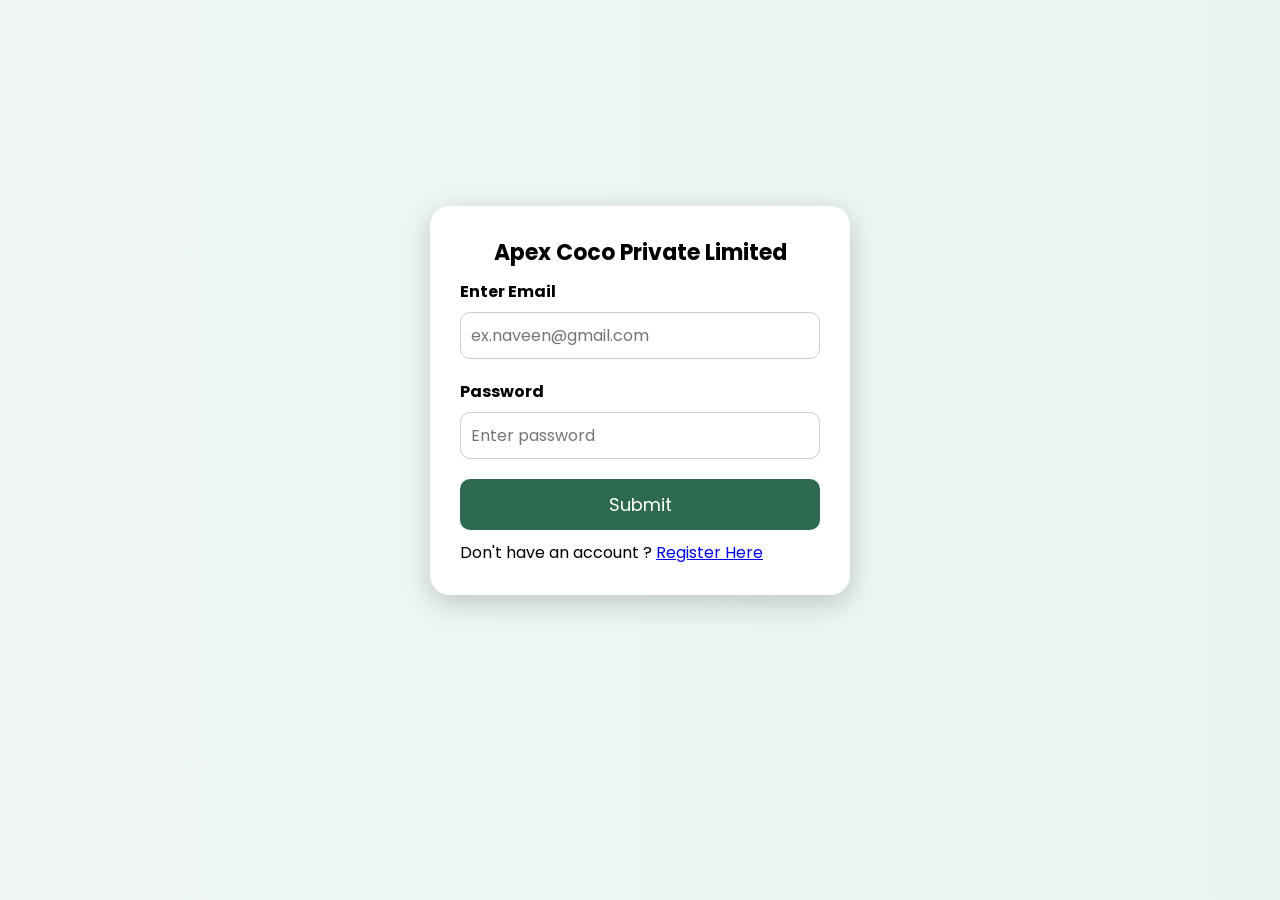
<file: index.html>
<!DOCTYPE html>
<html lang="en">
<head>
    <meta charset="UTF-8">
    <meta name="viewport" content="width=device-width, initial-scale=1.0">
    <title>Document</title>
    <link rel="preconnect" href="https://fonts.googleapis.com">
<link href="https://fonts.googleapis.com/css2?family=Poppins:wght@300;400;500;600;700&display=swap" rel="stylesheet">

    <link rel="stylesheet" href="style.css">
</head>
<body>



    

    <section class="login-page">

    <div class="login-container">
        <h1>Apex Coco Private Limited</h1>

        <form action="" onsubmit="loginUser(event)">

            <div class="form-control">
                <label for="">Enter Email</label>
                <input type="email" id="email" placeholder="ex.naveen@gmail.com">
            </div>


            
            <div class="form-control">
                <label for="">Password</label>
                <input type="password" id="password" placeholder="Enter password">
            </div>

            <button type="submit">Submit</button>

             <div class="register-link">
        <p>
            Don't have an account ?
            <a href="register.html">Register Here</a>
        </p>
    </div>

        </form>
    </div>

    </section>

    <script>

           let loginUser = (e)=>{

            e.preventDefault()

            let email = document.getElementById("email").value
            let password = document.getElementById("password").value

            let userData = JSON.parse(localStorage.getItem("user"))

            if(userData == null){
                alert("No account found")
                return
            }


        let user = userData.find((item) =>

        item.emailid == email &&
        item.pass == password

    )

    if (user) {

        localStorage.setItem(
            "employeeName",
            user.name
        )

        alert("Login Success")

        window.location.href =
            "dashboard.html"

    } else {

        alert("Invalid Email or Password")
    }


        }

       
    </script>
    
</body>
</html>
</file>
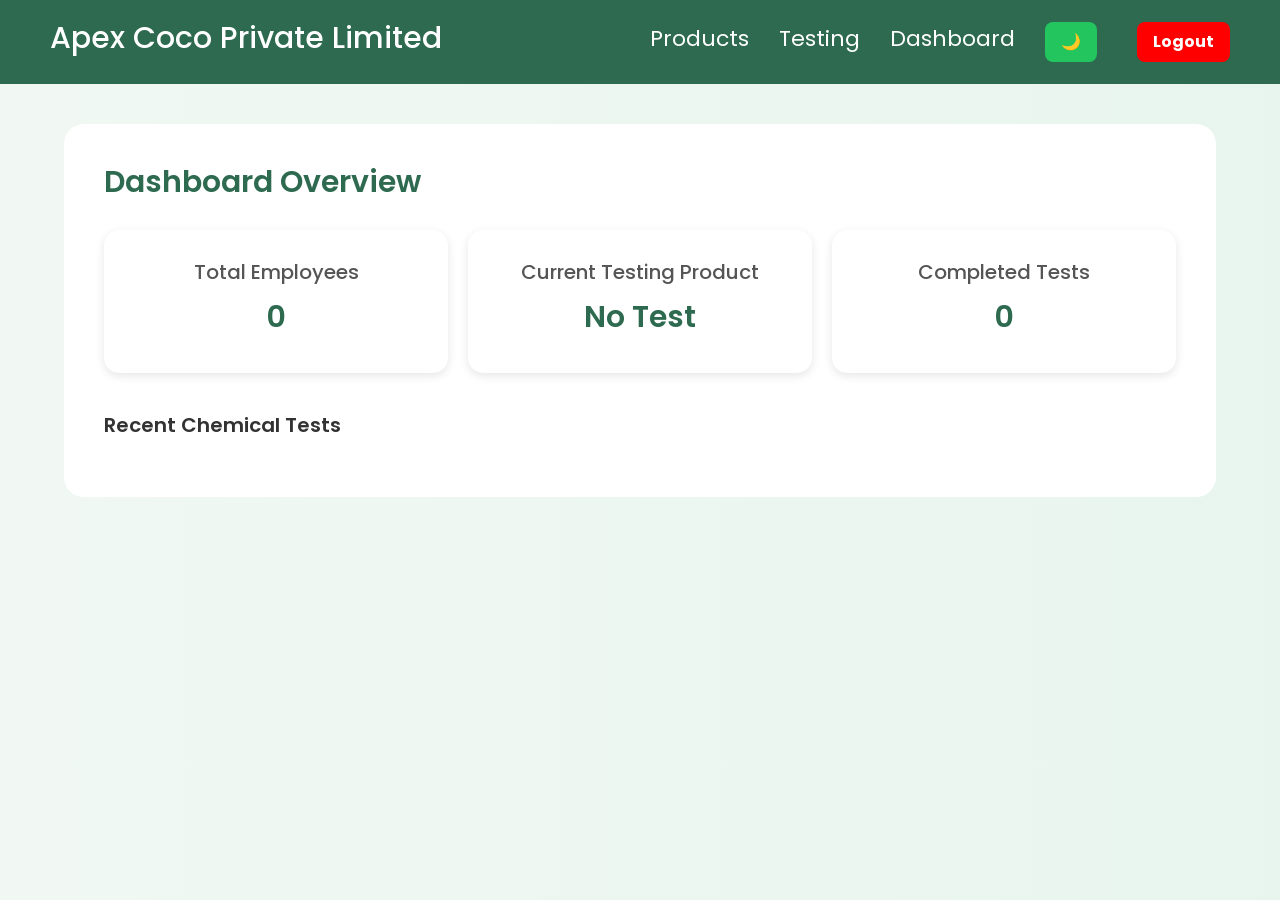
<file: dashboard.html>
<!DOCTYPE html>
<html lang="en">
<head>
    <meta charset="UTF-8">
    <meta name="viewport" content="width=device-width, initial-scale=1.0">
    <link rel="stylesheet" href="style.css">
    <link rel="preconnect" href="https://fonts.googleapis.com">
<link href="https://fonts.googleapis.com/css2?family=Poppins:wght@300;400;500;600;700&display=swap" rel="stylesheet">
<link href="https://cdn.jsdelivr.net/npm/bootstrap@5.3.3/dist/css/bootstrap.min.css" rel="stylesheet">
    <title>Document</title>
</head>
<body>

    <header>
        <h1>Apex Coco Private Limited</h1>

        <nav>
    
            <a href="./products.html">Products</a>
            <a href="./testing.html">Testing</a>
            <a href="./dashboard.html">Dashboard</a>
            <button onclick="toggleTheme()" class="theme-btn" id="themeBtn"> 🌙  </button>
            
             <button onclick="logout()" class="logout-btn">  Logout </button>
            
            
        </nav>
    </header>


    <section class="dashboard">

        <h2 class="dashboard-title">
            Dashboard Overview
        </h2>

        <div class="dashboard-boxes">

            <div class="box">
                <h3>Total Employees</h3>
                <h1 id="employeeCount">0</h1>
            </div>

            <div class="box">
                <h3>Current Testing Product</h3>
                <h1 id="currentProduct">0</h1>
            </div>

            <div class="box">
                <h3>Completed Tests</h3>
                <h1 id="testCount">0</h1>
            </div>

        </div>



        <div class="recent-tests">

            <h2>Recent Chemical Tests</h2>
             <div id="testCards" class="test-cards"></div>

        </div>

    </section>


    <script>

         let users = JSON.parse(localStorage.getItem("user")) || []

        document.getElementById("employeeCount").innerHTML = users.length

        let testData =JSON.parse(localStorage.getItem("testData")) || []


        document.getElementById("testCount").innerHTML =testData.length
 

        if(testData.length > 0){

            let lastTest =testData[testData.length - 1]

            document.getElementById("currentProduct").innerHTML = lastTest.juice

        }else{

            document.getElementById("currentProduct").innerHTML ="No Test"

        }

        let testCards = document.getElementById("testCards")

        let cards = ""

        testData.forEach((item) => {

            cards += `

            <div class="test-card">

                <h3>${item.juice}</h3>

                <p><strong>pH :</strong> ${item.ph}</p>

                <p><strong>Brix :</strong> ${item.brix}</p>

                <p><strong>Acid :</strong> ${item.acid}</p>

                <p>
                    <strong>Status :</strong> 
                    <span class="${item.status == "Pass" ? "pass" : "fail"}">
                        ${item.status}
                    </span>
                </p>

                <p><strong>Employee :</strong> ${item.employee}</p>

            </div>

            `
        })

        testCards.innerHTML = cards



        

       
           let logout = ()=>{

    alert("Logout Successful")

    window.location.href = "index.html"

}

   let toggleTheme = ()=>{

        document.body.classList.toggle("dark-mode")
        let btn = document.getElementById("themeBtn")
        if(document.body.classList.contains("dark-mode")){
            btn.innerHTML = "☀️"
        }else{
            btn.innerHTML = "🌙 "
        }

    }



    </script>


   


    
</body>
</html>
</file>
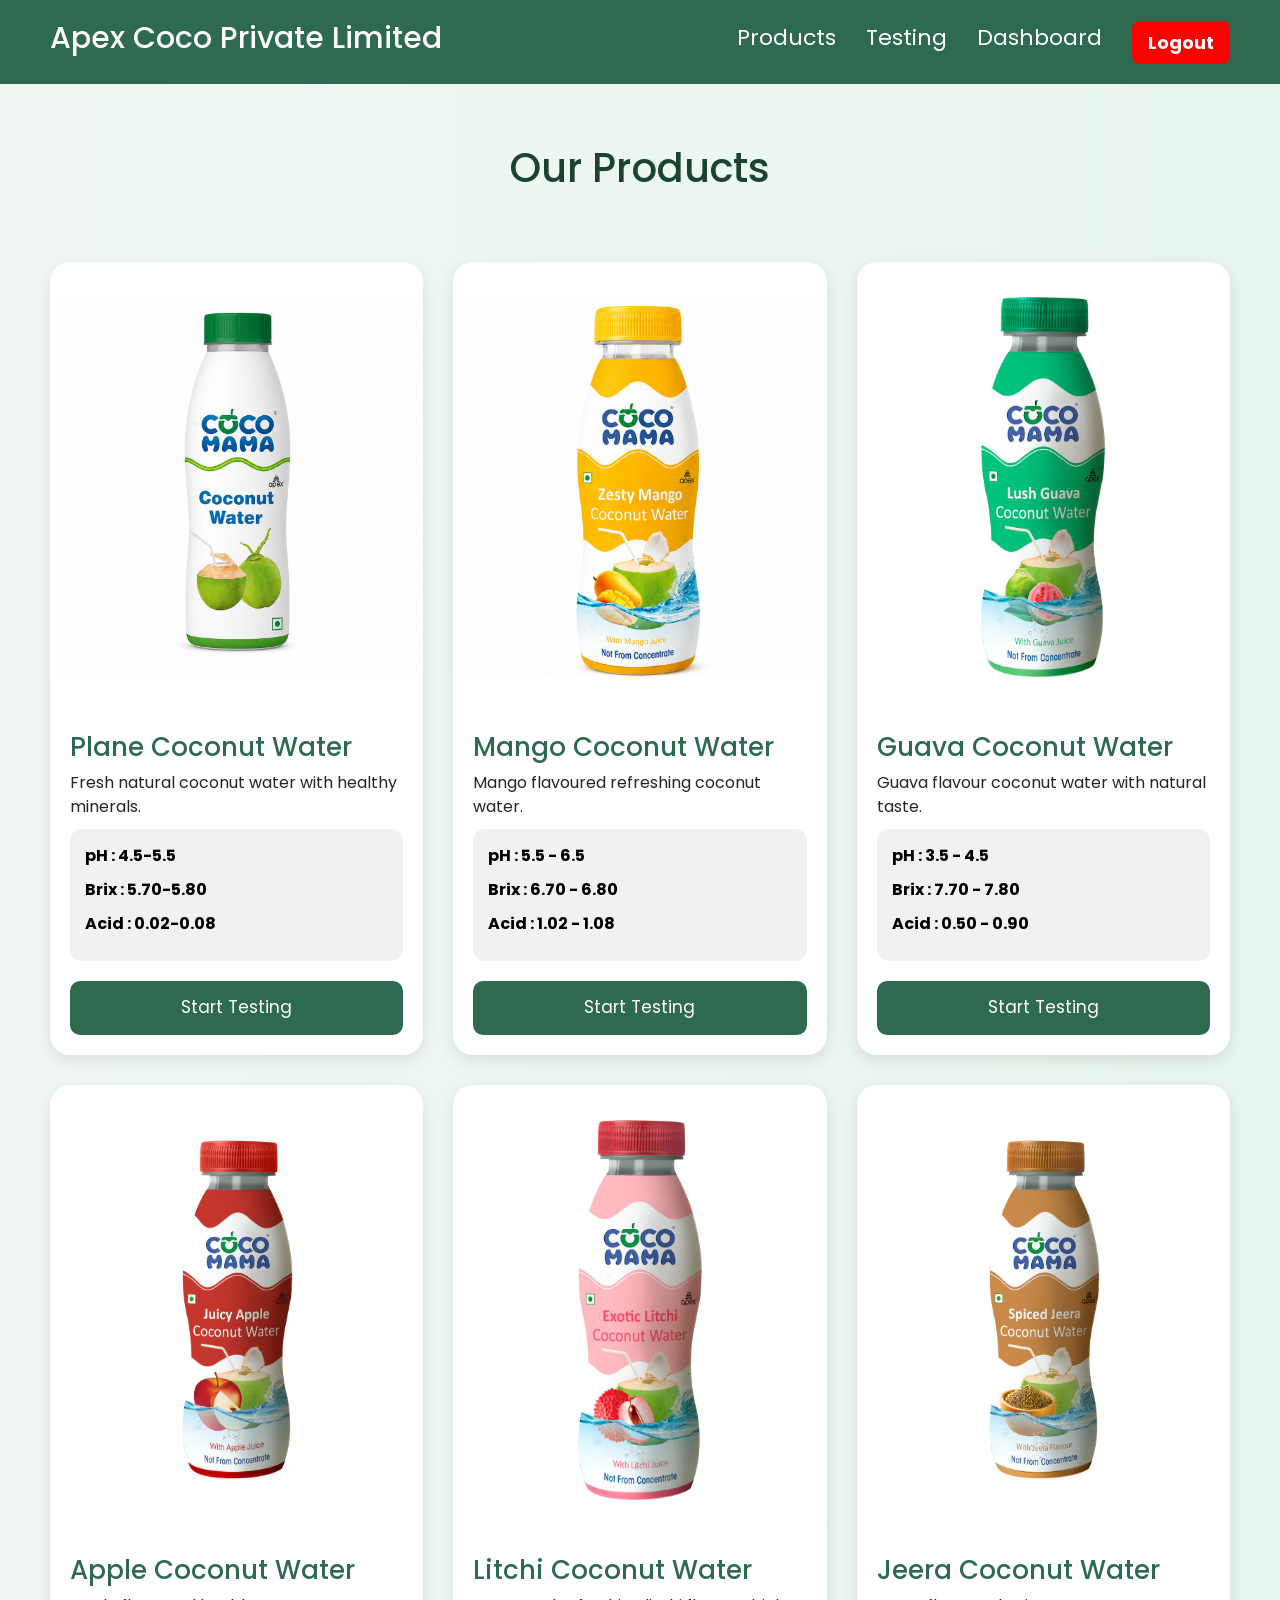
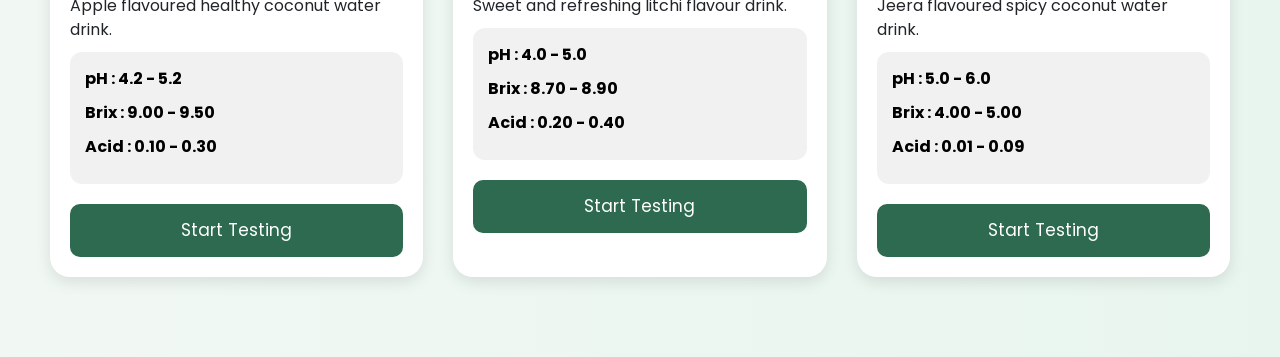
<file: products.html>
<!DOCTYPE html>
<html lang="en">
<head>
    <meta charset="UTF-8">
    <meta name="viewport" content="width=device-width, initial-scale=1.0">
    <title>Apex coco private limited</title>
    <link rel="preconnect" href="https://fonts.googleapis.com">
<link href="https://fonts.googleapis.com/css2?family=Poppins:wght@300;400;500;600;700&display=swap" rel="stylesheet">
<link href="https://cdn.jsdelivr.net/npm/bootstrap@5.3.3/dist/css/bootstrap.min.css" rel="stylesheet">
    <link rel="stylesheet" href="style.css">
</head>
<body>
    <header>
        <h1>Apex Coco Private Limited</h1>

        <nav>
            <!-- <a href="./index.html">Home</a> -->
            <a href="./products.html">Products</a>
            <a href="./testing.html">Testing</a>
            <a href="./dashboard.html">Dashboard</a>
            <button onclick="logout()" class="logout-btn">  Logout </button>
            
            
        </nav>
    </header>


    <section class="products">


        <h2 class="section-title">Our Products</h2>
        <div class="product-container">

             <div class="product-card">

                <div class="product-image">
                    <img src="./images/plane.png" alt="">
                </div>

                <div class="product-details">

                    <h3>Plane Coconut Water</h3>

                    <p>
                        Fresh natural coconut water with healthy minerals.
                    </p>

                    <div class="specs">

                        <p>pH : 4.5-5.5</p>
                        <p>Brix : 5.70-5.80</p>
                        <p>Acid : 0.02-0.08</p>

                    </div>

                    <button class="test-btn" onclick="goTesting()">
                        Start Testing
                    </button>

                </div>

            </div>


            <div class="product-card">

                <div class="product-image">
                    <img src="./images/ChatGPT Image May 11, 2026, 07_21_58 PM.png" alt="">
                </div>

                <div class="product-details">

                    <h3>Mango Coconut Water</h3>

                    <p>
                        Mango flavoured refreshing coconut water.
                    </p>

                    <div class="specs">

                        <p>pH : 5.5 - 6.5</p>
                        <p>Brix : 6.70 - 6.80</p>
                        <p>Acid : 1.02 - 1.08</p>

                    </div>

                    <button class="test-btn" onclick="goTesting()">
                        Start Testing
                    </button>

                </div>

            </div>


            <div class="product-card">

                <div class="product-image">
                    <img src="./images/guava.webp" alt="">
                </div>


                <div class="product-details">

                    <h3>Guava Coconut Water</h3>

                    <p>
                        Guava flavour coconut water with natural taste.
                    </p>

                    <div class="specs">

                        <p>pH : 3.5 - 4.5</p>
                        <p>Brix : 7.70 - 7.80</p>
                        <p>Acid : 0.50 - 0.90</p>

                    </div>

                    <button class="test-btn" onclick="goTesting()">
                        Start Testing
                    </button>

                </div>

            </div>




            <div class="product-card">

                <div class="product-image">
                    <img src="./images/apple.webp" alt="">
                </div>

                <div class="product-details">

                    <h3>Apple Coconut Water</h3>

                    <p>
                        Apple flavoured healthy coconut water drink.
                    </p>

                    <div class="specs">

                        <p>pH : 4.2 - 5.2</p>
                        <p>Brix : 9.00 - 9.50</p>
                        <p>Acid : 0.10 - 0.30</p>

                    </div>

                    <button class="test-btn" onclick="goTesting()">
                        Start Testing
                    </button>

                </div>

            </div>


             <div class="product-card">

                <div class="product-image">
                    <img src="./images/litchi.webp" alt="">
                </div>

                <div class="product-details">

                    <h3>Litchi Coconut Water</h3>

                    <p>
                        Sweet and refreshing litchi flavour drink.
                    </p>

                    <div class="specs">

                        <p>pH : 4.0 - 5.0</p>
                        <p>Brix : 8.70 - 8.90</p>
                        <p>Acid : 0.20 - 0.40</p>

                    </div>

                    <button class="test-btn" onclick="goTesting()">
                        Start Testing
                    </button>

                </div>

            </div>


             <div class="product-card">

                <div class="product-image">
                    <img src="./images/jeera.webp" alt="">
                </div>

                <div class="product-details">

                    <h3>Jeera Coconut Water</h3>

                    <p>
                        Jeera flavoured spicy coconut water drink.
                    </p>

                    <div class="specs">

                        <p>pH : 5.0 - 6.0</p>
                        <p>Brix : 4.00 - 5.00</p>
                        <p>Acid : 0.01 - 0.09</p>

                    </div>

                    <button class="test-btn" onclick="goTesting()">
                        Start Testing
                    </button>

                </div>

            </div>

        </div>




        </div>

    </section>

    <script>
        let goTesting=()=>{
            window.location.href = "testing.html"
        }


           let logout = ()=>{

    alert("Logout Successful")

    window.location.href = "index.html"

}
    </script>

    

    
</body>
</html>
</file>
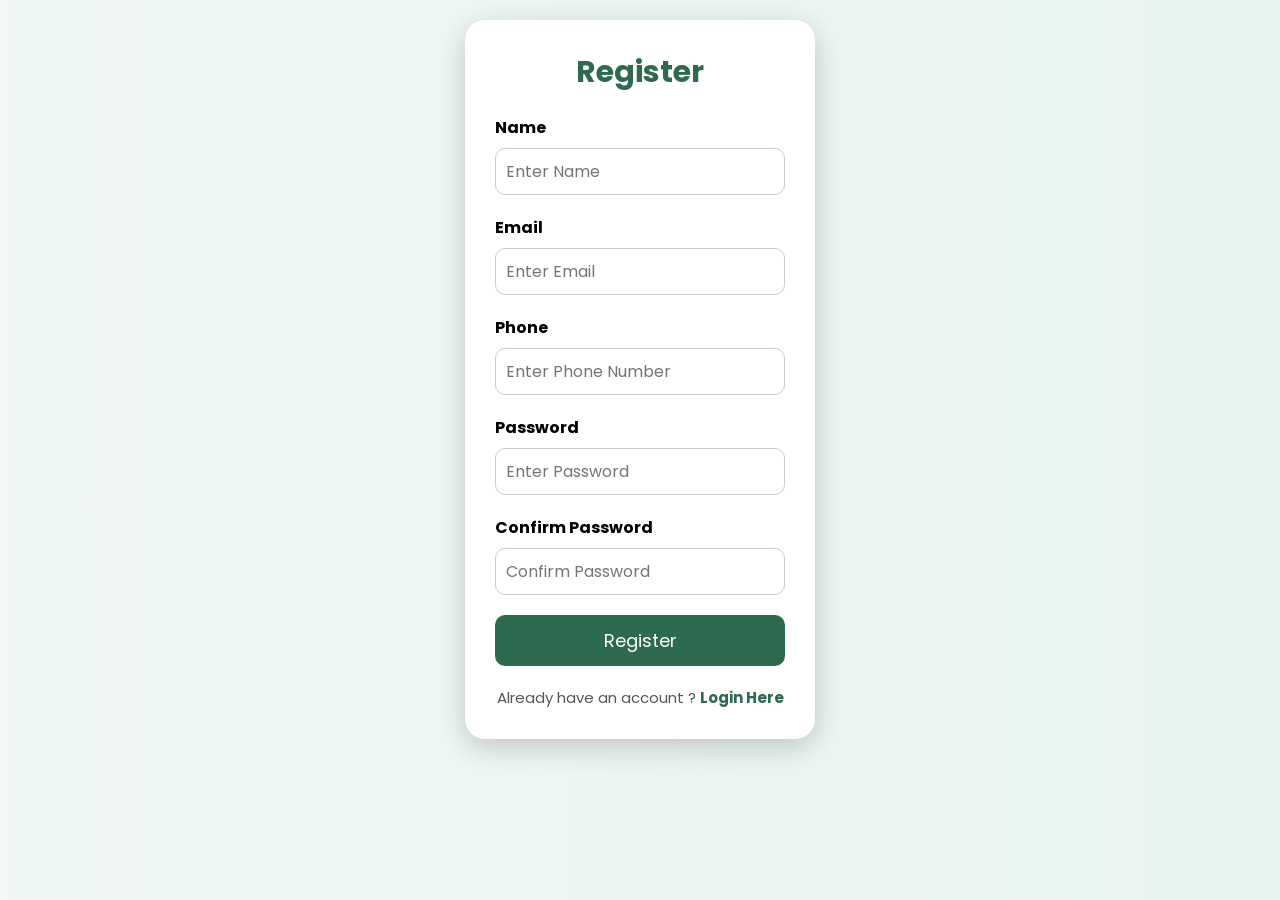
<file: register.html>
<!DOCTYPE html>
<html lang="en">
<head>
    <meta charset="UTF-8">
    <meta name="viewport" content="width=device-width, initial-scale=1.0">
    <title>Document</title>
    <link rel="preconnect" href="https://fonts.googleapis.com">
<link href="https://fonts.googleapis.com/css2?family=Poppins:wght@300;400;500;600;700&display=swap" rel="stylesheet">
    <link rel="stylesheet" href="style.css">
</head>
<body>
    <section class="register-page">

        <div class="register-container">
            <h1>Register</h1>
            <form action="" onsubmit="registerUser(event)">

                <div class="form-control">
                    <label>Name</label>
                    <input type="text" id="name" placeholder="Enter Name">
                    <span id="nameerr" class="error"></span>
                </div>

                <div class="form-control">
                    <label>Email</label>
                    <input type="email" id="emailid" placeholder="Enter Email">
                    <span id="emailerr" class="error"></span>
                </div>

                <div class="form-control">
                    <label>Phone</label>
                    <input type="number" id="phone" placeholder="Enter Phone Number">
                    <span id="phoneerr" class="error"></span>
                </div>

                <div class="form-control">
                    <label>Password</label>
                    <input type="password" id="pass" placeholder="Enter Password">
                    <span id="passerr" class="error"></span>
                </div>

                <div class="form-control">
                    <label>Confirm Password</label>
                    <input type="password" id="cpass" placeholder="Confirm Password">
                    <span id="cpasserr" class="error"></span>
                </div>

                <button type="submit">Register</button>

                <div class="login-link">

             <p>
                   Already have an account ?
                  <a href="index.html">Login Here</a>
             </p>

</div>
            </form>
        </div>

        

    </section>


    <script>
        let userstorage = JSON.parse(localStorage.getItem("user")) || []
        let registerUser=(e)=>{
            e.preventDefault()

            let name = document.getElementById("name")
            let emailid = document.getElementById("emailid")
            let phone = document.getElementById("phone")
            let pass = document.getElementById("pass")
            let cpass = document.getElementById("cpass")


            let nameerr = document.getElementById("nameerr")
            let emailerr = document.getElementById("emailerr")
            let phoneerr = document.getElementById("phoneerr")
            let passerr = document.getElementById("passerr")
            let cpasserr = document.getElementById("cpasserr")

            let nameCheck = false;
            let emailCheck = false;
            let phoneCheck = false;
            let passCheck = false;
            let cpassCheck = false;

            if(name.value == ""){
                nameerr.innerHTML = "Name should not be empty"
                nameCheck=false;
            }else if(name.value.length<3){
                nameerr.innerHTML = "Name must br minimum 3 charcters"
                nameCheck = false;
            }
            else{
                nameerr.innerHTML = ""
                nameCheck = true;
            }
             let phonepattern = /^[6-9]\d{9}$/

             if(phone.value == ""){
                phoneerr.innerHTML = "Phonenumber should not be empty"
                phoneCheck = false;
             }else if(!phonepattern.test(phone.value)){
                phoneerr.innerHTML = "Invalid phonenumber"
                phoneCheck = false;
             }else if(phone.value.length>10){
                phoneerr.innerHTML = "Phonenumber must be 10 digit"
                phoneCheck = false;
             }else{
                phoneerr.innerHTML = ""
                phoneCheck = true;
             }

             let emailpattern = /^[a-zA-Z0-9-+%.]+@[a-zA-Z0-9.+-]+\.[a-zA-Z]{2,}$/

             if(emailid.value == ""){
                emailerr.innerHTML = "Email should not be empty"
                emailCheck = false;
             }else if(!emailpattern.test(emailid.value)){
                emailerr.innerHTML = "Invalid emailid "
                emailCheck = false;
             }else{
                emailerr.innerHTML = ""
                emailCheck = true;
             }

             if(pass.value == ""){
                passerr.innerHTML = "Password should not be empty"
                passCheck = false;
             }else if(pass.value.length<6){
                passerr.innerHTML = "Paaword must be 6 letters"
                passCheck = false
             }
             else{
                passerr.innerHTML = ""
                passCheck = true;
             }

              if(cpass.value == ""){
                cpasserr.innerHTML = "ConfirmPassword should not be empty"
                cpassCheck = false;
             }else if(cpass.value.length<6){
                cpasserr.innerHTML = "Paaword must be 6 letters"
                cpassCheck = false
             }
             else if(pass.value != cpass.value){
                cpasserr.innerHTML = "Password should not be matched"
                cpassCheck = false;
             }

             else{
                cpasserr.innerHTML = ""
                cpassCheck = true;
             }

             if(nameCheck && phoneCheck && emailCheck && passCheck && cpassCheck){

                let user = {
                    name:name.value,
                    emailid:emailid.value,
                    phone:phone.value,
                    pass:cpass.value
                }
            
                userstorage.push(user);
                  localStorage.setItem("user",JSON.stringify(userstorage));
                  alert("Registration successful");
                  window.location.href="index.html";
                
             }else{

             }


        }
    </script>
    
</body>
</html>
</file>
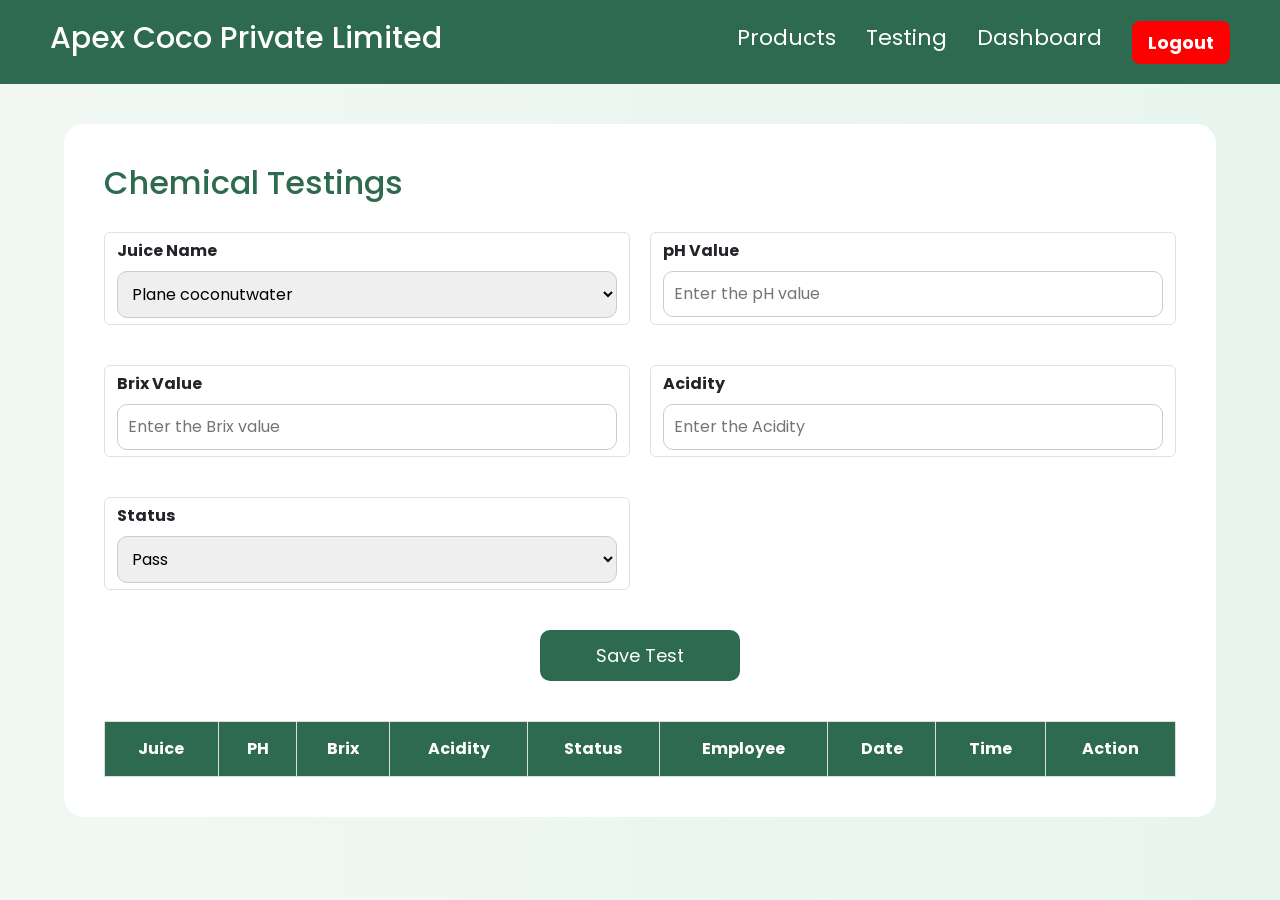
<file: testing.html>
<!DOCTYPE html>
<html lang="en">
<head>
    <meta charset="UTF-8">
    <meta name="viewport" content="width=device-width, initial-scale=1.0">
    <title>Document</title>
    <link rel="preconnect" href="https://fonts.googleapis.com">
<link href="https://fonts.googleapis.com/css2?family=Poppins:wght@300;400;500;600;700&display=swap" rel="stylesheet">
<link href="https://cdn.jsdelivr.net/npm/bootstrap@5.3.3/dist/css/bootstrap.min.css" rel="stylesheet">
    <link rel="stylesheet" href="style.css">
</head>
<body>

    <header>
        <h1>Apex Coco Private Limited</h1>

        

        <nav>
            
            <a href="./products.html">Products</a>
            <a href="./testing.html">Testing</a>
            <a href="./dashboard.html">Dashboard</a>
             <button onclick="logout()" class="logout-btn">  Logout </button>
            
            
        </nav>
    </header>


     <section class="dashboard">
        <h2>Chemical Testings</h2>

        <form action="" onsubmit="saveTest(event)">

            <div class="form-container">

                <div class="form-control">
                    <label for="">Juice Name</label>
                    <select name="" id="juice">
                        <option value="1">Plane coconutwater</option>
                        <option value="2">Mango coconutwater</option>
                        <option value="3">Guava coconutwater</option>
                        <option value="4">Litchi coconutwater</option>
                        <option value="5">Apple coconutwater</option>
                        <option value="6">Jeera coconutwater</option>
                    </select>
                </div>

                <div class="form-control">
                    <label for="">pH Value</label>
                    <input type="number" id="ph" placeholder="Enter the pH value" step="any">

                </div>

                <div class="form-control">
                    <label for="">Brix Value</label>
                    <input type="number" id="brix" placeholder="Enter the Brix value" step="any">

                </div>


                <div class="form-control">
                    <label for="">Acidity</label>
                    <input type="number" id="acid" placeholder="Enter the Acidity" step="any">

                </div>


                  <div class="form-control">
                    <label>Status</label>

                    <select id="status">
                        <option>Pass</option>
                        <option>Fail</option>
                    </select>
                </div>



            </div>


             <button type="submit" class="submit">Save Test</button>


        </form>

         <div class="table-container">

            <table>

                <thead>

                    <tr>
                        <th>Juice</th>
                        <th>PH</th>
                        <th>Brix</th>
                        <th>Acidity</th>
                        <th>Status</th>
                        <th>Employee</th>
                        <th>Date</th>
                        <th>Time</th>
                        <th>Action</th>
                    </tr>

                </thead>

                <tbody >

                </tbody>

            </table>

        </div>


    </section>


    <script>

        let today = new Date().toLocaleDateString()

        let savedDate = localStorage.getItem("savedDate")

        if(savedDate != today){

        localStorage.removeItem("testData")

        localStorage.setItem("savedDate", today)

}

        const prolist = [
            {
            pid: 1,
            productName: 'Plane Coconut Water',

            phstart: 4.5,
            phend: 5.5,

            brixstart: 5.70,
            brixend: 5.80,

            acidstart: 0.02,
            acidend: 0.08,
        },

         {
            pid: 2,
            productName: 'Mango Coconut Water',

            phstart: 5.5,
            phend: 6.5,

            brixstart: 6.70,
            brixend: 6.80,

            acidstart: 1.02,
            acidend: 1.08,
        },

        {
            pid: 3,
            productName: 'Guava Coconut Water',

            phstart: 3.5,
            phend: 4.5,

            brixstart: 7.70,
            brixend: 7.80,

            acidstart: 0.50,
            acidend: 0.90,
        },

        {
            pid: 4,
            productName: 'Litchi Coconut Water',

            phstart: 4.0,
            phend: 5.0,

            brixstart: 8.70,
            brixend: 8.90,

            acidstart: 0.20,
            acidend: 0.40,
        },

         {
            pid: 5,
            productName: 'Apple Coconut Water',

            phstart: 4.2,
            phend: 5.2,

            brixstart: 9.00,
            brixend: 9.50,

            acidstart: 0.10,
            acidend: 0.30,
        },


        {
            pid: 6,
            productName: 'Jeera Coconut Water',

            phstart: 5.0,
            phend: 6.0,

            brixstart: 4.00,
            brixend: 5.00,

            acidstart: 0.01,
            acidend: 0.09,
        }
    ]


    let pn = document.querySelector("#juice")
    let ph = document.querySelector("#ph")
    let brix = document.querySelector("#brix")
    let acid = document.querySelector("#acid")
    let status = document.querySelector("#status")

    let phcheck = false
    let brixcheck = false
    let acidcheck = false

     ph.addEventListener("input", () => {

        let fil = prolist.filter((ele) =>

            ele.pid == pn.value &&

            Number(ph.value) >= ele.phstart &&

            Number(ph.value) <= ele.phend

        )

        phcheck = fil.length >= 1 ? true : false

        checkStatus()
    })


        brix.addEventListener("input", () => {

        let fil = prolist.filter((ele) =>

            ele.pid == pn.value &&

            Number(brix.value) >= ele.brixstart &&

            Number(brix.value) <= ele.brixend

        )

        brixcheck = fil.length >= 1 ? true : false

        checkStatus()
    })


    acid.addEventListener("input", () => {

        let fil = prolist.filter((ele) =>

            ele.pid == pn.value &&

            Number(acid.value) >= ele.acidstart &&

            Number(acid.value) <= ele.acidend

        )

        acidcheck = fil.length >= 1 ? true : false

        checkStatus()
    })


    let checkStatus=()=>{
        if(phcheck && brixcheck && acidcheck){
            status.value = "Pass"
        }else{
            status.value = "Fail"
        }

    }


        let testData = JSON.parse(localStorage.getItem("testData")) || []




    

    let saveTest=(e)=> {

        e.preventDefault()

        if(status.value == "Fail"){
            alert("Chemical test is failed")
            return
        }


        let employee =
            localStorage.getItem("employeeName") || "Employee"


        let today = new Date()

        let date = today.toLocaleDateString()

        let time = today.toLocaleTimeString()



        let data = {

            juice:
                pn.options[pn.selectedIndex].text,

            ph: ph.value,

            brix: brix.value,

            acid: acid.value,

            status: status.value,

            employee,

            date,

            time
        }



        testData.push(data)


        localStorage.setItem(
            "testData",
            JSON.stringify(testData)
        )



        displayData()



        document.getElementById("ph").value = ""

        document.getElementById("brix").value = ""

        document.getElementById("acid").value = ""

        document.getElementById("status").value = ""
    }




    // DISPLAY TABLE

    let displayData=()=> {

        let tbody = document.querySelector("tbody")

        let rows = ""


        testData.forEach((item,index) => {

            rows += `

            <tr>

                <td>${item.juice}</td>

                <td>${item.ph}</td>

                <td>${item.brix}</td>

                <td>${item.acid}</td>

                <td>${item.status}</td>

                <td>${item.employee}</td>

                <td>${item.date}</td>

                <td>${item.time}</td>
                
                 <td>

                        <button class="edit-btn" onclick="editData(${index})">Edit</button>

                        <button class="delete-btn" onclick="deleteData(${index})"> Delete </button>

                    </td>

            </tr>

            `
        })


        tbody.innerHTML = rows
    }



    let  deleteData = (index) => {

            testData.splice(index, 1)

            localStorage.setItem(
                "testData",
                JSON.stringify(testData)
            )

            displayData()
        }


        let editData = (index) => {

            let item = testData[index]

            ph.value = item.ph

            brix.value = item.brix

            acid.value = item.acid

            status.value = item.status

            deleteData(index)
        }

        displayData()


        let logout = ()=>{

    alert("Logout Successful")

    window.location.href = "index.html"

}
    


    </script>

    
</body>
</html>
</file>
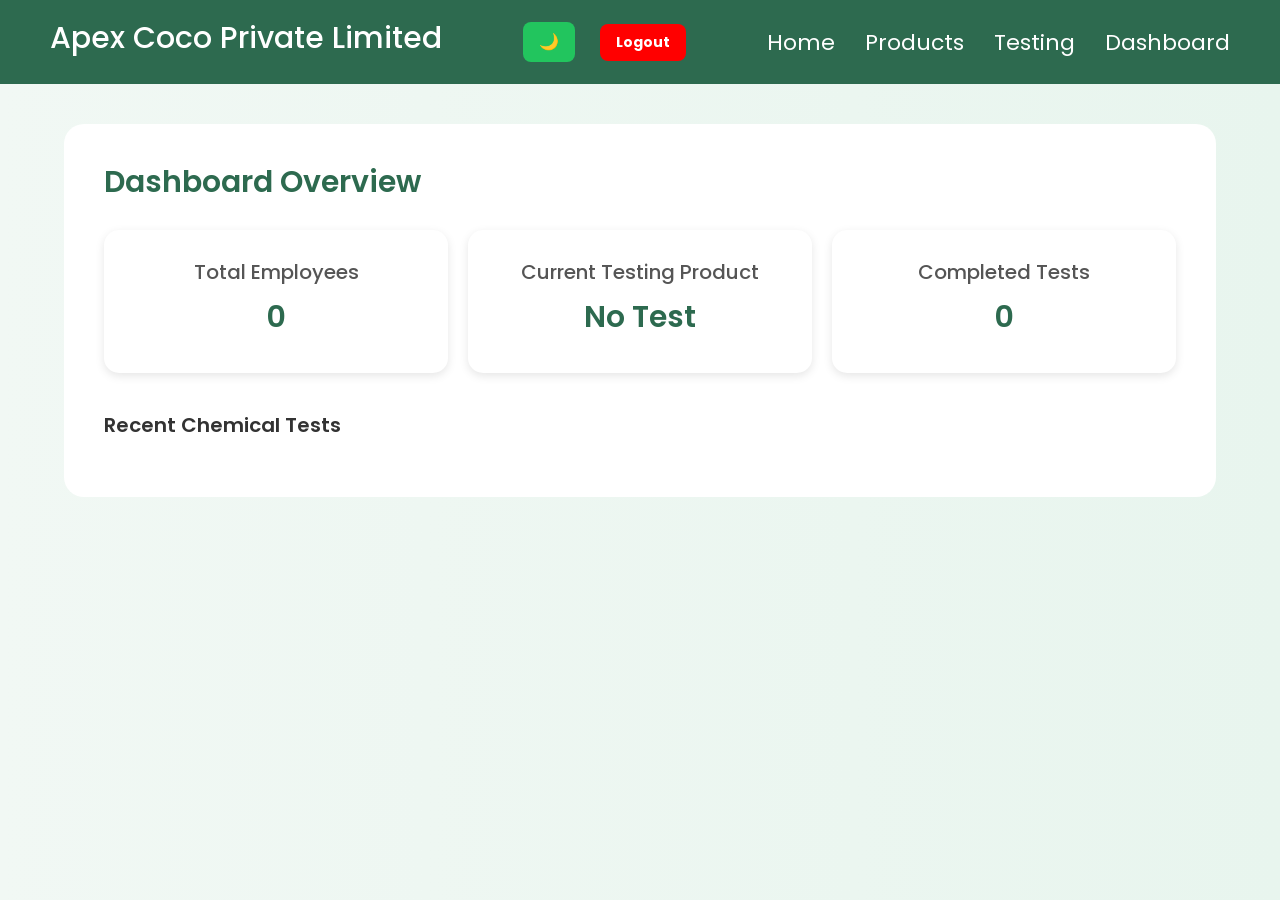
<file: website/dashboard.html>
<!DOCTYPE html>
<html lang="en">
<head>
    <meta charset="UTF-8">
    <meta name="viewport" content="width=device-width, initial-scale=1.0">
    <link rel="stylesheet" href="style.css">
    <link rel="preconnect" href="https://fonts.googleapis.com">
<link href="https://fonts.googleapis.com/css2?family=Poppins:wght@300;400;500;600;700&display=swap" rel="stylesheet">
<link href="https://cdn.jsdelivr.net/npm/bootstrap@5.3.3/dist/css/bootstrap.min.css" rel="stylesheet">
    <title>Document</title>
</head>
<body>

    <header>
        <h1>Apex Coco Private Limited</h1>

        <div class="user-info">

               <button onclick="toggleTheme()" class="theme-btn" id="themeBtn"> 🌙  </button>
            
             <button onclick="logout()" class="logout-btn">  Logout </button>
            
        </div>

        <nav>
            <a href="./index.html">Home</a>
            <a href="./products.html">Products</a>
            <a href="./testing.html">Testing</a>
            <a href="./dashboard.html">Dashboard</a>
            
            
        </nav>
    </header>


    <section class="dashboard">

        <h2 class="dashboard-title">
            Dashboard Overview
        </h2>

        <div class="dashboard-boxes">

            <div class="box">
                <h3>Total Employees</h3>
                <h1 id="employeeCount">0</h1>
            </div>

            <div class="box">
                <h3>Current Testing Product</h3>
                <h1 id="currentProduct">0</h1>
            </div>

            <div class="box">
                <h3>Completed Tests</h3>
                <h1 id="testCount">0</h1>
            </div>

        </div>



        <div class="recent-tests">

            <h2>Recent Chemical Tests</h2>
             <div id="testCards" class="test-cards"></div>

        </div>

    </section>


    <script>

         let users = JSON.parse(localStorage.getItem("user")) || []

        document.getElementById("employeeCount").innerHTML = users.length

        let testData =JSON.parse(localStorage.getItem("testData")) || []


        document.getElementById("testCount").innerHTML =testData.length
 

        if(testData.length > 0){

            let lastTest =testData[testData.length - 1]

            document.getElementById("currentProduct").innerHTML = lastTest.juice

        }else{

            document.getElementById("currentProduct").innerHTML ="No Test"

        }

        let testCards = document.getElementById("testCards")

        let cards = ""

        testData.forEach((item) => {

            cards += `

            <div class="test-card">

                <h3>${item.juice}</h3>

                <p><strong>pH :</strong> ${item.ph}</p>

                <p><strong>Brix :</strong> ${item.brix}</p>

                <p><strong>Acid :</strong> ${item.acid}</p>

                <p>
                    <strong>Status :</strong> 
                    <span class="${item.status == "Pass" ? "pass" : "fail"}">
                        ${item.status}
                    </span>
                </p>

                <p><strong>Employee :</strong> ${item.employee}</p>

            </div>

            `
        })

        testCards.innerHTML = cards



        

       
           let logout = ()=>{

    alert("Logout Successful")

    window.location.href = "index.html"

}

   let toggleTheme = ()=>{

        document.body.classList.toggle("dark-mode")
        let btn = document.getElementById("themeBtn")
        if(document.body.classList.contains("dark-mode")){
            btn.innerHTML = "☀️"
        }else{
            btn.innerHTML = "🌙 "
        }

    }



    </script>


   


    
</body>
</html>
</file>
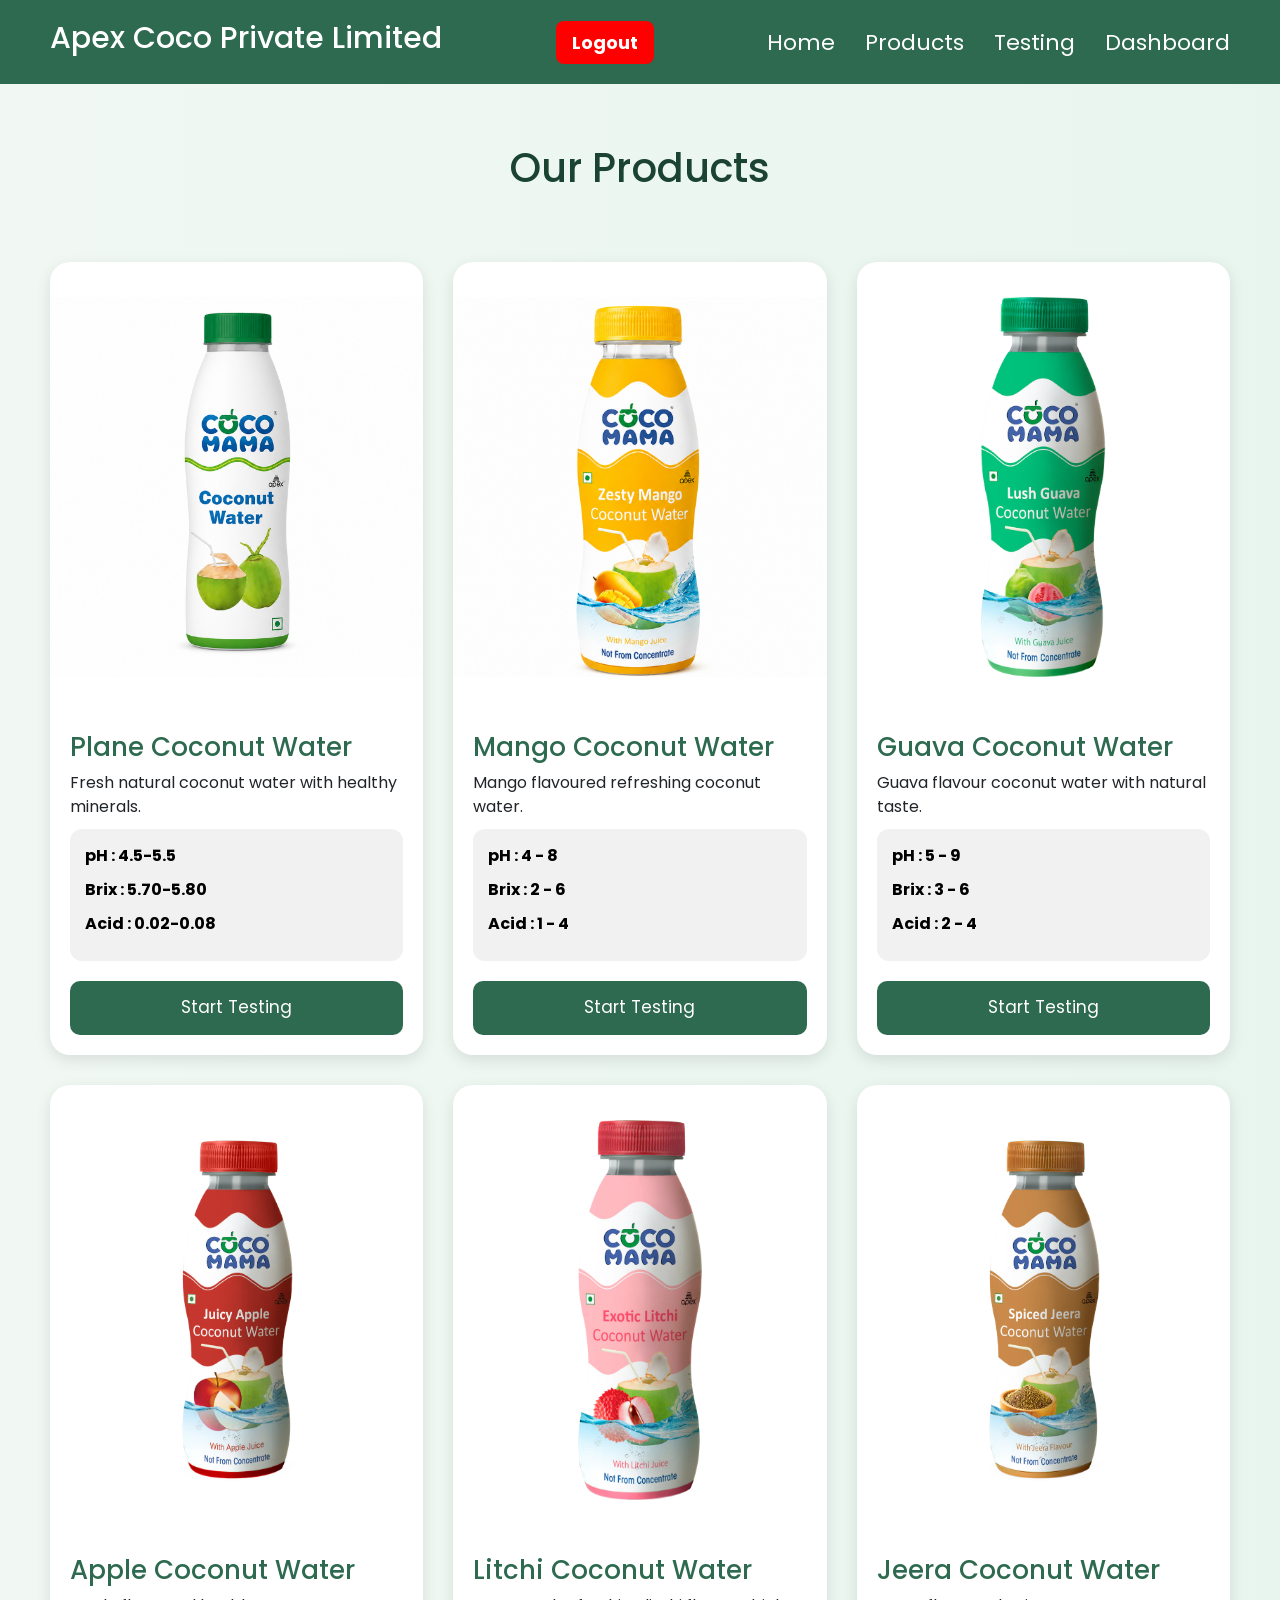
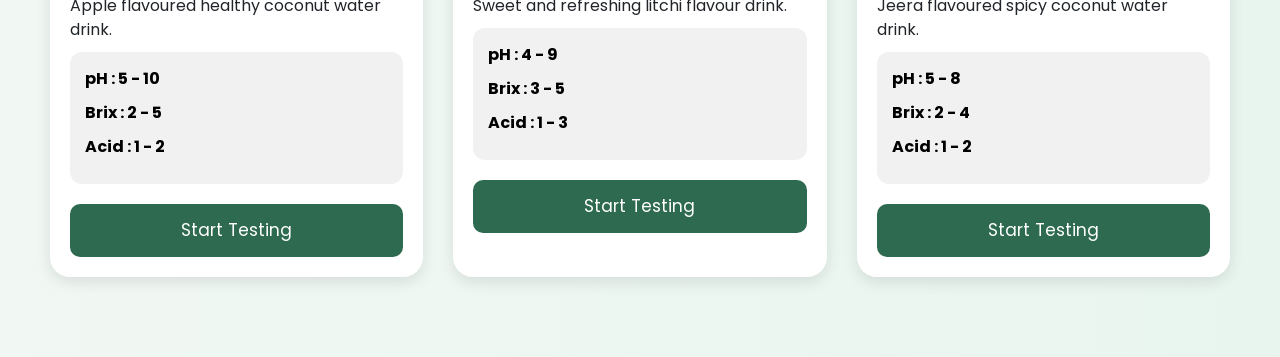
<file: website/products.html>
<!DOCTYPE html>
<html lang="en">
<head>
    <meta charset="UTF-8">
    <meta name="viewport" content="width=device-width, initial-scale=1.0">
    <title>Apex coco private limited</title>
    <link rel="preconnect" href="https://fonts.googleapis.com">
<link href="https://fonts.googleapis.com/css2?family=Poppins:wght@300;400;500;600;700&display=swap" rel="stylesheet">
<link href="https://cdn.jsdelivr.net/npm/bootstrap@5.3.3/dist/css/bootstrap.min.css" rel="stylesheet">
    <link rel="stylesheet" href="style.css">
</head>
<body>
    <header>
        <h1>Apex Coco Private Limited</h1>

        <div class="user-info">
            
             <button onclick="logout()" class="logout-btn">  Logout </button>
            
        </div>

        <nav>
            <a href="./index.html">Home</a>
            <a href="./products.html">Products</a>
            <a href="./testing.html">Testing</a>
            <a href="./dashboard.html">Dashboard</a>
            
            
        </nav>
    </header>


    <section class="products">


        <h2 class="section-title">Our Products</h2>
        <div class="product-container">

             <div class="product-card">

                <div class="product-image">
                    <img src="./images/plane.png" alt="">
                </div>

                <div class="product-details">

                    <h3>Plane Coconut Water</h3>

                    <p>
                        Fresh natural coconut water with healthy minerals.
                    </p>

                    <div class="specs">

                        <p>pH : 4.5-5.5</p>
                        <p>Brix : 5.70-5.80</p>
                        <p>Acid : 0.02-0.08</p>

                    </div>

                    <button class="test-btn" onclick="goTesting()">
                        Start Testing
                    </button>

                </div>

            </div>


            <div class="product-card">

                <div class="product-image">
                    <img src="./images/ChatGPT Image May 11, 2026, 07_21_58 PM.png" alt="">
                </div>

                <div class="product-details">

                    <h3>Mango Coconut Water</h3>

                    <p>
                        Mango flavoured refreshing coconut water.
                    </p>

                    <div class="specs">

                        <p>pH : 4 - 8</p>
                        <p>Brix : 2 - 6</p>
                        <p>Acid : 1 - 4</p>

                    </div>

                    <button class="test-btn" onclick="goTesting()">
                        Start Testing
                    </button>

                </div>

            </div>


            <div class="product-card">

                <div class="product-image">
                    <img src="./images/guava.webp" alt="">
                </div>


                <div class="product-details">

                    <h3>Guava Coconut Water</h3>

                    <p>
                        Guava flavour coconut water with natural taste.
                    </p>

                    <div class="specs">

                        <p>pH : 5 - 9</p>
                        <p>Brix : 3 - 6</p>
                        <p>Acid : 2 - 4</p>

                    </div>

                    <button class="test-btn" onclick="goTesting()">
                        Start Testing
                    </button>

                </div>

            </div>




            <div class="product-card">

                <div class="product-image">
                    <img src="./images/apple.webp" alt="">
                </div>

                <div class="product-details">

                    <h3>Apple Coconut Water</h3>

                    <p>
                        Apple flavoured healthy coconut water drink.
                    </p>

                    <div class="specs">

                        <p>pH : 5 - 10</p>
                        <p>Brix : 2 - 5</p>
                        <p>Acid : 1 - 2</p>

                    </div>

                    <button class="test-btn" onclick="goTesting()">
                        Start Testing
                    </button>

                </div>

            </div>


             <div class="product-card">

                <div class="product-image">
                    <img src="./images/litchi.webp" alt="">
                </div>

                <div class="product-details">

                    <h3>Litchi Coconut Water</h3>

                    <p>
                        Sweet and refreshing litchi flavour drink.
                    </p>

                    <div class="specs">

                        <p>pH : 4 - 9</p>
                        <p>Brix : 3 - 5</p>
                        <p>Acid : 1 - 3</p>

                    </div>

                    <button class="test-btn" onclick="goTesting()">
                        Start Testing
                    </button>

                </div>

            </div>


             <div class="product-card">

                <div class="product-image">
                    <img src="./images/jeera.webp" alt="">
                </div>

                <div class="product-details">

                    <h3>Jeera Coconut Water</h3>

                    <p>
                        Jeera flavoured spicy coconut water drink.
                    </p>

                    <div class="specs">

                        <p>pH : 5 - 8</p>
                        <p>Brix : 2 - 4</p>
                        <p>Acid : 1 - 2</p>

                    </div>

                    <button class="test-btn" onclick="goTesting()">
                        Start Testing
                    </button>

                </div>

            </div>

        </div>




        </div>

    </section>

    <script>
        let goTesting=()=>{
            window.location.href = "testing.html"
        }


           let logout = ()=>{

    alert("Logout Successful")

    window.location.href = "index.html"

}
    </script>

    

    
</body>
</html>
</file>
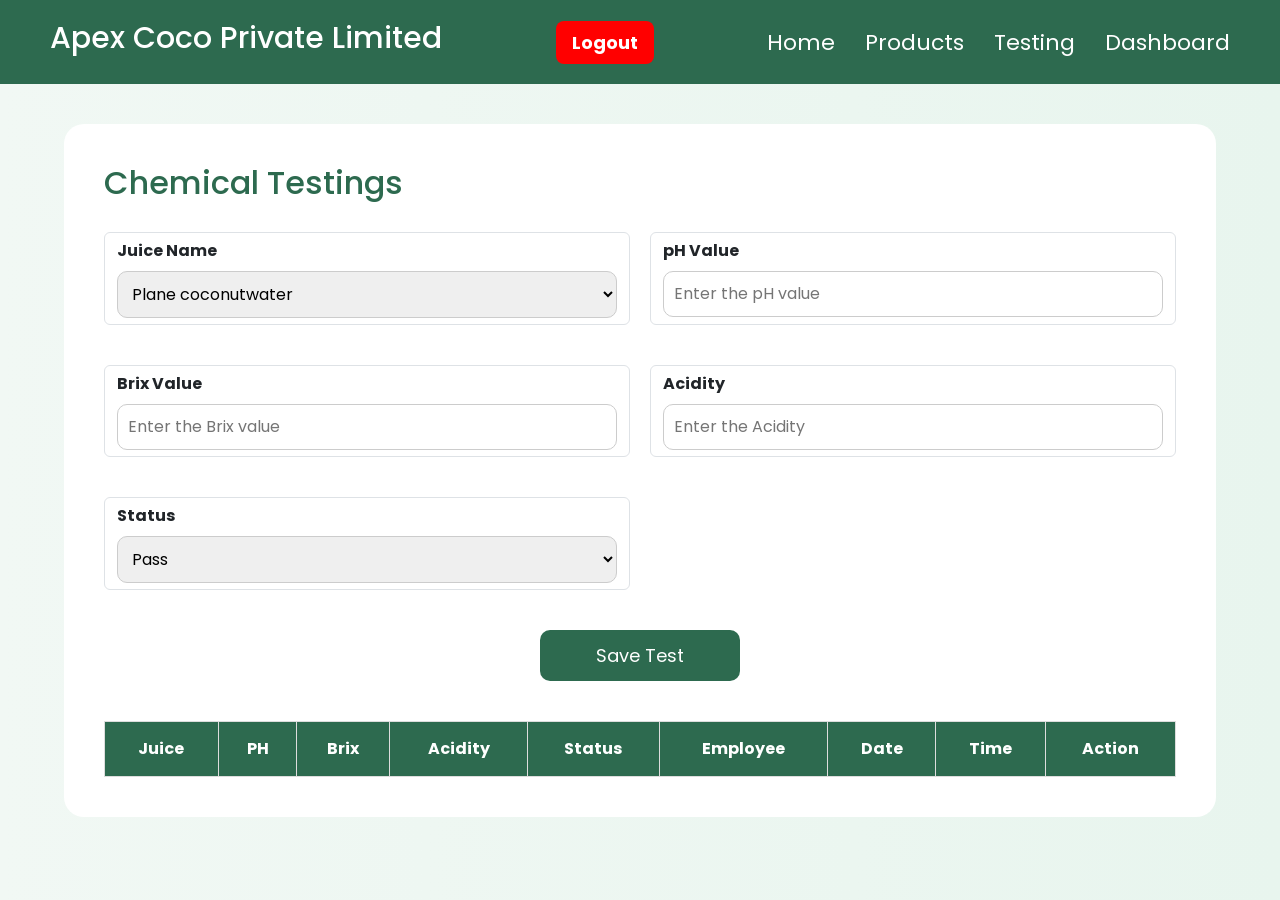
<file: website/testing.html>
<!DOCTYPE html>
<html lang="en">
<head>
    <meta charset="UTF-8">
    <meta name="viewport" content="width=device-width, initial-scale=1.0">
    <title>Document</title>
    <link rel="preconnect" href="https://fonts.googleapis.com">
<link href="https://fonts.googleapis.com/css2?family=Poppins:wght@300;400;500;600;700&display=swap" rel="stylesheet">
<link href="https://cdn.jsdelivr.net/npm/bootstrap@5.3.3/dist/css/bootstrap.min.css" rel="stylesheet">
    <link rel="stylesheet" href="style.css">
</head>
<body>

    <header>
        <h1>Apex Coco Private Limited</h1>

        <div class="user-info">
            
             <button onclick="logout()" class="logout-btn">  Logout </button>
    
        </div>

        <nav>
            <a href="./index.html">Home</a>
            <a href="./products.html">Products</a>
            <a href="./testing.html">Testing</a>
            <a href="./dashboard.html">Dashboard</a>
            
            
        </nav>
    </header>


     <section class="dashboard">
        <h2>Chemical Testings</h2>

        <form action="" onsubmit="saveTest(event)">

            <div class="form-container">

                <div class="form-control">
                    <label for="">Juice Name</label>
                    <select name="" id="juice">
                        <option value="1">Plane coconutwater</option>
                        <option value="2">Mango coconutwater</option>
                        <option value="3">Guava coconutwater</option>
                        <option value="4">Litchi coconutwater</option>
                        <option value="5">Apple coconutwater</option>
                        <option value="6">Jeera coconutwater</option>
                    </select>
                </div>

                <div class="form-control">
                    <label for="">pH Value</label>
                    <input type="number" id="ph" placeholder="Enter the pH value" step="any">

                </div>

                <div class="form-control">
                    <label for="">Brix Value</label>
                    <input type="number" id="brix" placeholder="Enter the Brix value" step="any">

                </div>


                <div class="form-control">
                    <label for="">Acidity</label>
                    <input type="number" id="acid" placeholder="Enter the Acidity" step="any">

                </div>


                  <div class="form-control">
                    <label>Status</label>

                    <select id="status">
                        <option>Pass</option>
                        <option>Fail</option>
                    </select>
                </div>



            </div>


             <button type="submit" class="submit">Save Test</button>


        </form>

         <div class="table-container">

            <table>

                <thead>

                    <tr>
                        <th>Juice</th>
                        <th>PH</th>
                        <th>Brix</th>
                        <th>Acidity</th>
                        <th>Status</th>
                        <th>Employee</th>
                        <th>Date</th>
                        <th>Time</th>
                        <th>Action</th>
                    </tr>

                </thead>

                <tbody >

                </tbody>

            </table>

        </div>


    </section>


    <script>

        let today = new Date().toLocaleDateString()

        let savedDate = localStorage.getItem("savedDate")

        if(savedDate != today){

        localStorage.removeItem("testData")

        localStorage.setItem("savedDate", today)

}

        const prolist = [
            {
            pid: 1,
            productName: 'Plane Coconut Water',

            phstart: 4.5,
            phend: 5.5,

            brixstart: 5.70,
            brixend: 5.80,

            acidstart: 0.02,
            acidend: 0.08,
        },

         {
            pid: 2,
            productName: 'Mango Coconut Water',

            phstart: 5.5,
            phend: 6.5,

            brixstart: 6.70,
            brixend: 6.80,

            acidstart: 1.02,
            acidend: 1.08,
        },

        {
            pid: 3,
            productName: 'Guava Coconut Water',

            phstart: 3.5,
            phend: 4.5,

            brixstart: 7.70,
            brixend: 7.80,

            acidstart: 0.50,
            acidend: 0.90,
        },

        {
            pid: 4,
            productName: 'Litchi Coconut Water',

            phstart: 4.0,
            phend: 5.0,

            brixstart: 8.70,
            brixend: 8.90,

            acidstart: 0.20,
            acidend: 0.40,
        },

         {
            pid: 5,
            productName: 'Apple Coconut Water',

            phstart: 4.2,
            phend: 5.2,

            brixstart: 9.00,
            brixend: 9.50,

            acidstart: 0.10,
            acidend: 0.30,
        },


        {
            pid: 6,
            productName: 'Jeera Coconut Water',

            phstart: 5.0,
            phend: 6.0,

            brixstart: 4.00,
            brixend: 5.00,

            acidstart: 0.01,
            acidend: 0.09,
        }
    ]


    let pn = document.querySelector("#juice")
    let ph = document.querySelector("#ph")
    let brix = document.querySelector("#brix")
    let acid = document.querySelector("#acid")
    let status = document.querySelector("#status")

    let phcheck = false
    let brixcheck = false
    let acidcheck = false

     ph.addEventListener("input", () => {

        let fil = prolist.filter((ele) =>

            ele.pid == pn.value &&

            Number(ph.value) >= ele.phstart &&

            Number(ph.value) <= ele.phend

        )

        phcheck = fil.length >= 1 ? true : false

        checkStatus()
    })


        brix.addEventListener("input", () => {

        let fil = prolist.filter((ele) =>

            ele.pid == pn.value &&

            Number(brix.value) >= ele.brixstart &&

            Number(brix.value) <= ele.brixend

        )

        brixcheck = fil.length >= 1 ? true : false

        checkStatus()
    })


    acid.addEventListener("input", () => {

        let fil = prolist.filter((ele) =>

            ele.pid == pn.value &&

            Number(acid.value) >= ele.acidstart &&

            Number(acid.value) <= ele.acidend

        )

        acidcheck = fil.length >= 1 ? true : false

        checkStatus()
    })


    let checkStatus=()=>{
        if(phcheck && brixcheck && acidcheck){
            status.value = "Pass"
        }else{
            status.value = "Fail"
        }

    }


        let testData = JSON.parse(localStorage.getItem("testData")) || []




    

    let saveTest=(e)=> {

        e.preventDefault()

        if(status.value == "Fail"){
            alert("Chemical test is failed")
            return
        }


        let employee =
            localStorage.getItem("employeeName") || "Employee"


        let today = new Date()

        let date = today.toLocaleDateString()

        let time = today.toLocaleTimeString()



        let data = {

            juice:
                pn.options[pn.selectedIndex].text,

            ph: ph.value,

            brix: brix.value,

            acid: acid.value,

            status: status.value,

            employee,

            date,

            time
        }



        testData.push(data)


        localStorage.setItem(
            "testData",
            JSON.stringify(testData)
        )



        displayData()



        document.getElementById("ph").value = ""

        document.getElementById("brix").value = ""

        document.getElementById("acid").value = ""

        document.getElementById("status").value = ""
    }




    // DISPLAY TABLE

    let displayData=()=> {

        let tbody = document.querySelector("tbody")

        let rows = ""


        testData.forEach((item,index) => {

            rows += `

            <tr>

                <td>${item.juice}</td>

                <td>${item.ph}</td>

                <td>${item.brix}</td>

                <td>${item.acid}</td>

                <td>${item.status}</td>

                <td>${item.employee}</td>

                <td>${item.date}</td>

                <td>${item.time}</td>
                
                 <td>

                        <button class="edit-btn" onclick="editData(${index})">Edit</button>

                        <button class="delete-btn" onclick="deleteData(${index})"> Delete </button>

                    </td>

            </tr>

            `
        })


        tbody.innerHTML = rows
    }



    let  deleteData = (index) => {

            testData.splice(index, 1)

            localStorage.setItem(
                "testData",
                JSON.stringify(testData)
            )

            displayData()
        }


        let editData = (index) => {

            let item = testData[index]

            ph.value = item.ph

            brix.value = item.brix

            acid.value = item.acid

            status.value = item.status

            deleteData(index)
        }

        displayData()


        let logout = ()=>{

    alert("Logout Successful")

    window.location.href = "index.html"

}
    


    </script>

    
</body>
</html>
</file>
<file: style.css>
*{
    margin: 0;
    padding: 0;
    box-sizing: border-box;
     font-family: 'Poppins', sans-serif;
}
body{
    
    background: linear-gradient(to right,#f1f8f4,#e8f5ee);
    min-height: 100vh;
}
header{
    width: 100%;
    background: #2d6a4f;
    color: white;
    padding: 20px 50px;
    display: flex;
    justify-content: space-between;
    align-items: center;
}
header h1{
    font-size: 30px;
}
nav {
    display: flex;
    gap: 30px;
}
nav a{
    color: white;
    text-decoration: none;
    font-size: 22px;
    position: relative;
}
nav a::after{
    content: "";
    position: absolute;
    left: 0;
    bottom: -5px;
    width: 0%;
    height: 3px;
    background: white;
    transition: 0.3s;
}
nav a:hover::after{
    width: 100%;

}


.user-info{
    display: flex;
    gap: 15px;
    font-size: 14px;
    align-items: center;
}
.home{
    padding: 50px;
    text-align: center;
}



.login-page{
    height: calc(100vh - 100px);

    display: flex;
    justify-content: center;
    align-items: center;
}

.login-container{
  width: 420px;
    margin: 80px auto;
    background: white;
    padding: 30px;
    border-radius: 20px;
}
.form-control{
    display: flex;
    flex-direction: column;
    margin-bottom: 20px;
}
.form-control input{
    padding: 12px;
    font-size: 16px;

}
.form-control label{
    font-weight: bold;
    margin-bottom: 8px;
    font-size: 16px;
}
button{
     width: 100%;
    padding: 12px;
    border: none;
    background: #2d6a4f;
    color: white;
    border-radius: 10px;
    font-size: 18px;
    cursor: pointer;
    transition: 0.3s;
}
.login-container h1{
    text-align: center;
    font-size: 22px;
    margin-bottom: 10px;
}

.dashboard{
    width: 90%;
    margin: 40px auto;

    background: white;

    padding: 30px;

    border-radius: 20px;

    
}
.dashboard h2{
    margin-bottom: 30px;
    color: #2d6a4f;
}

.form-container{
    display: grid;

    grid-template-columns: repeat(2,1fr);

    gap: 20px;
}

.form-control input,
.form-control select{
    padding: 10px;
    border: 1px solid #ccc;
    border-radius: 10px;
    font-size: 16px;
    outline: none;

}


table{
    width: 100%;
    border-collapse: collapse;
    margin-top: 40px;
}

table th{
    background: #2d6a4f;
    color: white;
}

table th,
table td{
    border: 1px solid #ddd;
    padding: 15px;
    text-align: center;
}



table tr:hover{
    background: #eef7f1;
}

td button{
    width: 80px;
    padding: 8px;
    border: none;
    border-radius: 5px;
    color: white;
    cursor: pointer;
    font-size: 15px;
    margin: 2px;
}

.edit-btn{
    background: orange;
}

.delete-btn{
    background: red;
}



.Pass{
    color: green;
    font-weight: bold;
}

.Fail{
    color: red;
    font-weight: bold;
}
.submit{
     width: 200px;
    padding: 12px;
    border: none;
    background: #2d6a4f;
    color: white;
    border-radius: 10px;
    font-size: 18px;
    cursor: pointer;
    transition: 0.3s;
    display: block;
    margin: 20px auto;

}
.register-page{
    min-height: auto;
    padding: 20px 0;
    display: flex;
    justify-content: center;
    align-items: center;
}
.register-container{
    width: 350px;
    background: white;
    padding: 30px;
    border-radius: 20px;
}


.register-container h1{
    text-align: center;
    color: #2d6a4f;
    margin-bottom: 20px;
    font-size: 30px;
}
.register-link{
    margin-top: 10px;
}
.error{
    color: red;
}

.login-link{
    margin-top:20px;
    text-align:center;
}

.login-link p{
    color:#555;
    font-size:15px;
}

.login-link a{
    color:#2d6a4f;
    text-decoration:none;
    font-weight:bold;
}

.login-link a:hover{
    text-decoration:underline;
}

.products{
    padding:60px 30px;
}
.section-title{
    text-align:center;
    font-size:40px;
    color:#1b4332;
    margin-bottom:50px;
}

.product-container{
    display:grid;
    grid-template-columns:repeat(3,1fr);
    gap:30px;
    padding:20px;
}


.product-card{
    background:white;
    border-radius:20px;
    overflow:hidden;
    transition:0.4s;
    box-shadow: 0 5px 15px rgba(0,0,0,0.1);
}

.product-card:hover{
    transform:translateY(-10px);
}

.product-image{
    width:100%;
    height:450px;
    display:flex;
    justify-content:center;
    align-items:center;

    
}

.product-image img{
    height: 380px;
    width: auto;
    object-fit:contain;

}



.product-details{
    padding:20px;
}

.product-details h3{
    font-size:26px;
    color:#2d6a4f;
    
}

.product-details p{
    font-size:16px;
    margin-bottom:10px;
}




.specs{
    background:#f1f1f1;
    padding:15px;
    border-radius:12px;
    
}

.specs p{
    
    font-weight:bold;
    color:black;
}

.test-btn{
    width:100%;
    margin-top:20px;
    padding:14px;
    border:none;
    background:#2d6a4f;
    color:white;
    font-size:17px;
    border-radius:10px;
    cursor:pointer;
    transition:0.3s;
}

       .dashboard{
            padding:40px;
        }

        .dashboard-title{
            margin-bottom:30px;
            color:#1b4332;
            font-size: 30px;
            font-weight: 600;
        }

        .dashboard-boxes{
            display:grid;
            grid-template-columns:repeat(auto-fit,minmax(250px,1fr));
            gap:20px;
            margin-bottom: 40px;
        }

        .box{
            background:white;
            padding:30px;
            border-radius:15px;
            box-shadow:0 3px 10px rgba(0,0,0,0.1);
            text-align:center;
            color: #222;
        }

        .box h3{
            color:#555;
            margin-bottom:15px;
            font-size: 20px;
            font-weight: 500;
        }

        .box h1{
            font-size: 20px;
            font-weight: 600;
            color:#2d6a4f;
            font-size:30px;
        }

        
         .recent-tests h2 {
            margin-bottom: 20px;
            color: #333;
            font-size: 20px;
            font-weight: 600;
        }

        .test-cards {
            display: grid;
            grid-template-columns: repeat(auto-fit, minmax(260px, 1fr));
            gap: 20px;
        }

        .test-card {
            background: white;
            padding: 20px;
            border-radius: 12px;
            box-shadow: 0px 4px 10px rgba(0, 0, 0, 0.1);
            transition: 0.3s;
            color: #222;
        }

        .test-card:hover {
            transform: translateY(-5px);
        }

        .test-card h3 {
            font-size: 18px;
            font-weight: 600;
            margin-bottom: 15px;
            color: #198754;
        }

        .test-card p {
            font-size: 16px;
            margin: 8px 0;
            color: #444;
        }
        .pass,
        .fail{
           padding:5px 10px;
           border-radius:20px;
        }

        .pass {
            color: green;
            font-weight: bold;
        }

        .fail {
            color:red;
            font-weight: bold;
        }

        .logout-btn{
             padding:8px 16px;
             border:none;
            background:red;
            color:white;
            border-radius:8px;
            cursor:pointer;
            font-weight:bold;
       }

       .logout-btn:hover{
             background:darkred;
       }

       .login-container,
       .register-container{
                backdrop-filter: blur(10px);
                box-shadow: 0 8px 30px rgba(0,0,0,0.2);
       }


       .dark-mode{
            background-color: #0f172a;
            color: white;
       }

       .dark-mode header{
                background-color: #111827;
       }

        .dark-mode .dashboard{
              background-color: #1f1f1f;
        }

        .dark-mode .box{
             background-color: #2a2a2a;
             color: white;
        }

          .dark-mode .test-card{
              background-color: #2a2a2a;
              color: white;
        }

           .dark-mode nav a{
                  color: white;
         }
         .dark-mode nav a:hover{
            color: #4ade80;
         }

         .dark-mode .dashboard{
            background: #0f172a;
         }

           .dark-mode .dashboard-title{
                  color: #4ade80;
          }
          .dark-mode .box{
               background:#1e293b;
               color:white;
               box-shadow:0 4px 15px rgba(0,0,0,0.4);
           }

           .dark-mode .box h3{
            color: #cbd5e1;
           }

           .dark-mode .box h1{
            color: #4ade80;
           }

           .dark-mode .recent-tests h2{
                 color:white;
           }


           .dark-mode .test-card{
                    background:#1e293b;
                    color:white;
                    box-shadow:0 4px 15px rgba(0,0,0,0.4);
            }

           .dark-mode .test-card h3{
                   color:#4ade80;
            }

            .dark-mode .test-card p{
                   color:#d1d5db;
            }

            .dark-mode .pass{
                      color:#4ade80;
            }

            .dark-mode {
                    color:#f87171;
            }




          .theme-btn{
                padding: 8px 16px;
                border: none;
                background-color: #22c55e;
                color: white;
                border-radius: 8px;
                cursor: pointer;
                margin-right: 10px;
                font-size: 16px;
                font-weight: bold;
                transition: 0.3s;
                }

                .theme-btn:hover{
                      background:#16a34a;
               }



@media (max-width: 768px) {

    header{
        padding:15px;
        text-align:center;
    }

    header h1{
        font-size:22px;
        margin-bottom:15px;
    }

    .user-info{
        margin-bottom:15px;
    }

    .logout-btn{
        padding:8px 18px;
        font-size:14px;
    }

    nav{
        display:flex;
        flex-wrap:wrap;
        justify-content:center;
        gap:10px;
    }

    nav a{
        font-size:14px;
        padding:8px 12px;
    }

    .products{
        padding:20px 15px;
    }

    .section-title{
        font-size:28px;
        text-align:center;
        margin-bottom:25px;
    }

    .product-container{
        display:grid;
        grid-template-columns:1fr;
        gap:25px;
    }

    .product-card{
        width:100%;
    }

    .product-image img{
        width:100%;
        height:auto;
        object-fit:contain;
        display: block;
    }

    .product-details{
        padding:15px;
    }

    .product-details h3{
        font-size:22px;
    }

    .product-details p{
        font-size:14px;
    }

    .specs p{
        font-size:14px;
    }

    .test-btn{
        width:100%;
        padding:12px;
        font-size:16px;
    }
}




@media (min-width: 769px) and (max-width: 1024px){

    .product-container{
        display:grid;
        grid-template-columns:repeat(2,1fr);
        gap:25px;
    }

    .product-image img{
        width:100%;
        height:240px;
        object-fit:cover;
    }
}



@media (max-width: 768px){

    .register-page{
        padding:20px 15px;
        min-height:100vh;
        display:flex;
        justify-content:center;
        align-items:center;
    }

    .register-container{
        width:100%;
        padding:25px 20px;
        border-radius:15px;
    }

    .register-container h1{
        font-size:28px;
        margin-bottom:20px;
        text-align:center;
    }

    .form-control{
        margin-bottom:18px;
    }

    .form-control label{
        font-size:15px;
    }

    .form-control input{
        width:100%;
        padding:12px;
        font-size:14px;
    }

    .error{
        font-size:13px;
    }

    button{
        width:100%;
        padding:12px;
        font-size:16px;
        margin-top:10px;
    }

    .login-link{
        text-align:center;
        margin-top:18px;
    }

    .login-link p{
        font-size:14px;
    }

    .login-link a{
        font-size:14px;
    }
}




@media (min-width: 769px) and (max-width: 1024px){

    .register-container{
        width:70%;
        padding:35px;
    }

    .register-container h1{
        font-size:32px;
    }

    .form-control input{
        padding:13px;
        font-size:15px;
    }

    button{
        padding:13px;
        font-size:17px;
    }
}



@media (max-width: 768px){

    .login-page{
        min-height:100vh;
        padding:20px 15px;
        display:flex;
        justify-content:center;
        align-items:center;
    }

    .login-container{
        width:100%;
        padding:30px 20px;
        border-radius:15px;
    }

    .login-container h1{
        font-size:28px;
        text-align:center;
        margin-bottom:25px;
        line-height:1.3;
    }

    .form-control{
        margin-bottom:18px;
    }

    .form-control label{
        font-size:15px;
    }

    .form-control input{
        width:100%;
        padding:12px;
        font-size:14px;
    }

    button{
        width:100%;
        padding:12px;
        font-size:16px;
        margin-top:10px;
    }

    .register-link{
        margin-top:18px;
        text-align:center;
    }

    .register-link p{
        font-size:14px;
        line-height:1.5;
    }

    .register-link a{
        font-size:14px;
    }
}




@media (min-width: 769px) and (max-width: 1024px){

    .login-container{
        width:70%;
        padding:40px;
    }

    .login-container h1{
        font-size:34px;
    }

    .form-control input{
        padding:13px;
        font-size:15px;
    }

    button{
        padding:13px;
        font-size:17px;
    }
}


@media (max-width: 768px){

    header{
        padding:15px;
        text-align:center;
    }

    header h1{
        font-size:22px;
        margin-bottom:15px;
        line-height:1.4;
    }

    .user-info{
        display:flex;
        justify-content:center;
        gap:10px;
        margin-bottom:15px;
    }

    .theme-btn,
    .logout-btn{
        padding:8px 16px;
        font-size:14px;
    }

    nav{
        display:flex;
        flex-wrap:wrap;
        justify-content:center;
        gap:10px;
    }

    nav a{
        font-size:14px;
        padding:8px 12px;
    }

    .dashboard{
        padding:20px 15px;
    }

    .dashboard-title{
        font-size:28px;
        text-align:center;
        margin-bottom:25px;
    }

    .dashboard-boxes{
        display:grid;
        grid-template-columns:1fr;
        gap:20px;
    }

    .box{
        padding:20px;
        text-align:center;
    }

    .box h3{
        font-size:18px;
        margin-bottom:10px;
    }

    .box h1{
        font-size:32px;
    }

    .recent-tests{
        margin-top:35px;
    }

    .recent-tests h2{
        font-size:24px;
        text-align:center;
        margin-bottom:20px;
    }

    .test-cards{
        display:grid;
        grid-template-columns:1fr;
        gap:20px;
    }

    .test-card{
        padding:18px;
    }

    .test-card h3{
        font-size:20px;
        margin-bottom:12px;
    }

    .test-card p{
        font-size:14px;
        line-height:1.6;
    }
}




@media (min-width: 769px) and (max-width: 1024px){

    .dashboard{
        padding:30px;
    }

    .dashboard-boxes{
        display:grid;
        grid-template-columns:repeat(2,1fr);
        gap:25px;
    }

    .test-cards{
        display:grid;
        grid-template-columns:repeat(2,1fr);
        gap:25px;
    }

    .box h1{
        font-size:36px;
    }

    .recent-tests h2{
        font-size:28px;
    }
}


@media (max-width: 768px){

    header{
        padding:15px;
        text-align:center;
    }

    header h1{
        font-size:22px;
        margin-bottom:15px;
        line-height:1.4;
    }

    .user-info{
        margin-bottom:15px;
    }

    .logout-btn{
        padding:8px 18px;
        font-size:14px;
    }

    nav{
        display:flex;
        flex-wrap:wrap;
        justify-content:center;
        gap:10px;
    }

    nav a{
        font-size:14px;
        padding:8px 12px;
    }

    .dashboard{
        padding:20px 15px;
    }

    .dashboard h2{
        font-size:28px;
        text-align:center;
        margin-bottom:25px;
    }

    .form-container{
        display:grid;
        grid-template-columns:1fr;
        gap:18px;
    }

    .form-control label{
        font-size:15px;
    }

    .form-control input,
    .form-control select{
        width:100%;
        padding:12px;
        font-size:14px;
    }

    .submit{
        width:100%;
        padding:12px;
        font-size:16px;
        margin-top:20px;
    }

    .table-container{
        width:100%;
        overflow-x:auto;
        margin-top:30px;
    }

    table{
        min-width:900px;
    }

    th,
    td{
        font-size:14px;
        padding:10px;
        text-align:center;
    }

    .edit-btn,
    .delete-btn{
        padding:6px 12px;
        font-size:13px;
    }
}




@media (min-width: 769px) and (max-width: 1024px){

    .dashboard{
        padding:30px;
    }

    .form-container{
        display:grid;
        grid-template-columns:repeat(2,1fr);
        gap:20px;
    }

    .table-container{
        overflow-x:auto;
    }

    table{
        min-width:1000px;
    }

    th,
    td{
        padding:12px;
        font-size:15px;
    }

    .submit{
        padding:13px 25px;
        font-size:17px;
    }
}
</file>
<file: website/style.css>
*{
    margin: 0;
    padding: 0;
    box-sizing: border-box;
     font-family: 'Poppins', sans-serif;
}
body{
    
    background: linear-gradient(to right,#f1f8f4,#e8f5ee);
    min-height: 100vh;
}
header{
    width: 100%;
    background: #2d6a4f;
    color: white;
    padding: 20px 50px;
    display: flex;
    justify-content: space-between;
    align-items: center;
}
header h1{
    font-size: 30px;
}
nav {
    display: flex;
    gap: 30px;
}
nav a{
    color: white;
    text-decoration: none;
    font-size: 22px;
    position: relative;
}
nav a::after{
    content: "";
    position: absolute;
    left: 0;
    bottom: -5px;
    width: 0%;
    height: 3px;
    background: white;
    transition: 0.3s;
}
nav a:hover::after{
    width: 100%;

}


.user-info{
    display: flex;
    gap: 15px;
    font-size: 14px;
    align-items: center;
}
.home{
    padding: 50px;
    text-align: center;
}



.login-page{
    height: calc(100vh - 100px);

    display: flex;
    justify-content: center;
    align-items: center;
}

.login-container{
  width: 420px;
    margin: 80px auto;
    background: white;
    padding: 30px;
    border-radius: 20px;
}
.form-control{
    display: flex;
    flex-direction: column;
    margin-bottom: 20px;
}
.form-control input{
    padding: 12px;
    font-size: 16px;

}
.form-control label{
    font-weight: bold;
    margin-bottom: 8px;
    font-size: 16px;
}
button{
     width: 100%;
    padding: 12px;
    border: none;
    background: #2d6a4f;
    color: white;
    border-radius: 10px;
    font-size: 18px;
    cursor: pointer;
    transition: 0.3s;
}
.login-container h1{
    text-align: center;
    font-size: 22px;
    margin-bottom: 10px;
}

.dashboard{
    width: 90%;
    margin: 40px auto;

    background: white;

    padding: 30px;

    border-radius: 20px;

    
}
.dashboard h2{
    margin-bottom: 30px;
    color: #2d6a4f;
}

.form-container{
    display: grid;

    grid-template-columns: repeat(2,1fr);

    gap: 20px;
}

.form-control input,
.form-control select{
    padding: 10px;
    border: 1px solid #ccc;
    border-radius: 10px;
    font-size: 16px;
    outline: none;

}


table{
    width: 100%;
    border-collapse: collapse;
    margin-top: 40px;
}

table th{
    background: #2d6a4f;
    color: white;
}

table th,
table td{
    border: 1px solid #ddd;
    padding: 15px;
    text-align: center;
}



table tr:hover{
    background: #eef7f1;
}

td button{
    width: 80px;
    padding: 8px;
    border: none;
    border-radius: 5px;
    color: white;
    cursor: pointer;
    font-size: 15px;
    margin: 2px;
}

.edit-btn{
    background: orange;
}

.delete-btn{
    background: red;
}



.Pass{
    color: green;
    font-weight: bold;
}

.Fail{
    color: red;
    font-weight: bold;
}
.submit{
     width: 200px;
    padding: 12px;
    border: none;
    background: #2d6a4f;
    color: white;
    border-radius: 10px;
    font-size: 18px;
    cursor: pointer;
    transition: 0.3s;
    display: block;
    margin: 20px auto;

}
.register-page{
    min-height: auto;
    padding: 20px 0;
    display: flex;
    justify-content: center;
    align-items: center;
}
.register-container{
    width: 350px;
    background: white;
    padding: 30px;
    border-radius: 20px;
}


.register-container h1{
    text-align: center;
    color: #2d6a4f;
    margin-bottom: 20px;
    font-size: 30px;
}
.register-link{
    margin-top: 10px;
}
.error{
    color: red;
}

.login-link{
    margin-top:20px;
    text-align:center;
}

.login-link p{
    color:#555;
    font-size:15px;
}

.login-link a{
    color:#2d6a4f;
    text-decoration:none;
    font-weight:bold;
}

.login-link a:hover{
    text-decoration:underline;
}

.products{
    padding:60px 30px;
}
.section-title{
    text-align:center;
    font-size:40px;
    color:#1b4332;
    margin-bottom:50px;
}

.product-container{
    display:grid;
    grid-template-columns:repeat(3,1fr);
    gap:30px;
    padding:20px;
}


.product-card{
    background:white;
    border-radius:20px;
    overflow:hidden;
    transition:0.4s;
    box-shadow: 0 5px 15px rgba(0,0,0,0.1);
}

.product-card:hover{
    transform:translateY(-10px);
}

.product-image{
    width:100%;
    height:450px;
    display:flex;
    justify-content:center;
    align-items:center;

    
}

.product-image img{
    height: 380px;
    width: auto;
    object-fit:contain;

}



.product-details{
    padding:20px;
}

.product-details h3{
    font-size:26px;
    color:#2d6a4f;
    
}

.product-details p{
    font-size:16px;
    margin-bottom:10px;
}




.specs{
    background:#f1f1f1;
    padding:15px;
    border-radius:12px;
    
}

.specs p{
    
    font-weight:bold;
    color:black;
}

.test-btn{
    width:100%;
    margin-top:20px;
    padding:14px;
    border:none;
    background:#2d6a4f;
    color:white;
    font-size:17px;
    border-radius:10px;
    cursor:pointer;
    transition:0.3s;
}

       .dashboard{
            padding:40px;
        }

        .dashboard-title{
            margin-bottom:30px;
            color:#1b4332;
            font-size: 30px;
            font-weight: 600;
        }

        .dashboard-boxes{
            display:grid;
            grid-template-columns:repeat(auto-fit,minmax(250px,1fr));
            gap:20px;
            margin-bottom: 40px;
        }

        .box{
            background:white;
            padding:30px;
            border-radius:15px;
            box-shadow:0 3px 10px rgba(0,0,0,0.1);
            text-align:center;
            color: #222;
        }

        .box h3{
            color:#555;
            margin-bottom:15px;
            font-size: 20px;
            font-weight: 500;
        }

        .box h1{
            font-size: 20px;
            font-weight: 600;
            color:#2d6a4f;
            font-size:30px;
        }

        
         .recent-tests h2 {
            margin-bottom: 20px;
            color: #333;
            font-size: 20px;
            font-weight: 600;
        }

        .test-cards {
            display: grid;
            grid-template-columns: repeat(auto-fit, minmax(260px, 1fr));
            gap: 20px;
        }

        .test-card {
            background: white;
            padding: 20px;
            border-radius: 12px;
            box-shadow: 0px 4px 10px rgba(0, 0, 0, 0.1);
            transition: 0.3s;
            color: #222;
        }

        .test-card:hover {
            transform: translateY(-5px);
        }

        .test-card h3 {
            font-size: 18px;
            font-weight: 600;
            margin-bottom: 15px;
            color: #198754;
        }

        .test-card p {
            font-size: 16px;
            margin: 8px 0;
            color: #444;
        }
        .pass,
        .fail{
           padding:5px 10px;
           border-radius:20px;
        }

        .pass {
            color: green;
            font-weight: bold;
        }

        .fail {
            color:red;
            font-weight: bold;
        }

        .logout-btn{
             padding:8px 16px;
             border:none;
            background:red;
            color:white;
            border-radius:8px;
            cursor:pointer;
            font-weight:bold;
       }

       .logout-btn:hover{
             background:darkred;
       }

       .login-container,
       .register-container{
                backdrop-filter: blur(10px);
                box-shadow: 0 8px 30px rgba(0,0,0,0.2);
       }


       .dark-mode{
            background-color: #0f172a;
            color: white;
       }

       .dark-mode header{
                background-color: #111827;
       }

        .dark-mode .dashboard{
              background-color: #1f1f1f;
        }

        .dark-mode .box{
             background-color: #2a2a2a;
             color: white;
        }

          .dark-mode .test-card{
              background-color: #2a2a2a;
              color: white;
        }

           .dark-mode nav a{
                  color: white;
         }
         .dark-mode nav a:hover{
            color: #4ade80;
         }

         .dark-mode .dashboard{
            background: #0f172a;
         }

           .dark-mode .dashboard-title{
                  color: #4ade80;
          }
          .dark-mode .box{
               background:#1e293b;
               color:white;
               box-shadow:0 4px 15px rgba(0,0,0,0.4);
           }

           .dark-mode .box h3{
            color: #cbd5e1;
           }

           .dark-mode .box h1{
            color: #4ade80;
           }

           .dark-mode .recent-tests h2{
                 color:white;
           }


           .dark-mode .test-card{
                    background:#1e293b;
                    color:white;
                    box-shadow:0 4px 15px rgba(0,0,0,0.4);
            }

           .dark-mode .test-card h3{
                   color:#4ade80;
            }

            .dark-mode .test-card p{
                   color:#d1d5db;
            }

            .dark-mode .pass{
                      color:#4ade80;
            }

            .dark-mode {
                    color:#f87171;
            }




          .theme-btn{
                padding: 8px 16px;
                border: none;
                background-color: #22c55e;
                color: white;
                border-radius: 8px;
                cursor: pointer;
                margin-right: 10px;
                font-size: 16px;
                font-weight: bold;
                transition: 0.3s;
                }

                .theme-btn:hover{
                      background:#16a34a;
               }



@media (max-width: 768px) {

    header{
        padding:15px;
        text-align:center;
    }

    header h1{
        font-size:22px;
        margin-bottom:15px;
    }

    .user-info{
        margin-bottom:15px;
    }

    .logout-btn{
        padding:8px 18px;
        font-size:14px;
    }

    nav{
        display:flex;
        flex-wrap:wrap;
        justify-content:center;
        gap:10px;
    }

    nav a{
        font-size:14px;
        padding:8px 12px;
    }

    .products{
        padding:20px 15px;
    }

    .section-title{
        font-size:28px;
        text-align:center;
        margin-bottom:25px;
    }

    .product-container{
        display:grid;
        grid-template-columns:1fr;
        gap:25px;
    }

    .product-card{
        width:100%;
    }

    .product-image img{
        width:100%;
        height:auto;
        object-fit:contain;
        display: block;
    }

    .product-details{
        padding:15px;
    }

    .product-details h3{
        font-size:22px;
    }

    .product-details p{
        font-size:14px;
    }

    .specs p{
        font-size:14px;
    }

    .test-btn{
        width:100%;
        padding:12px;
        font-size:16px;
    }
}




@media (min-width: 769px) and (max-width: 1024px){

    .product-container{
        display:grid;
        grid-template-columns:repeat(2,1fr);
        gap:25px;
    }

    .product-image img{
        width:100%;
        height:240px;
        object-fit:cover;
    }
}



@media (max-width: 768px){

    .register-page{
        padding:20px 15px;
        min-height:100vh;
        display:flex;
        justify-content:center;
        align-items:center;
    }

    .register-container{
        width:100%;
        padding:25px 20px;
        border-radius:15px;
    }

    .register-container h1{
        font-size:28px;
        margin-bottom:20px;
        text-align:center;
    }

    .form-control{
        margin-bottom:18px;
    }

    .form-control label{
        font-size:15px;
    }

    .form-control input{
        width:100%;
        padding:12px;
        font-size:14px;
    }

    .error{
        font-size:13px;
    }

    button{
        width:100%;
        padding:12px;
        font-size:16px;
        margin-top:10px;
    }

    .login-link{
        text-align:center;
        margin-top:18px;
    }

    .login-link p{
        font-size:14px;
    }

    .login-link a{
        font-size:14px;
    }
}




@media (min-width: 769px) and (max-width: 1024px){

    .register-container{
        width:70%;
        padding:35px;
    }

    .register-container h1{
        font-size:32px;
    }

    .form-control input{
        padding:13px;
        font-size:15px;
    }

    button{
        padding:13px;
        font-size:17px;
    }
}



@media (max-width: 768px){

    .login-page{
        min-height:100vh;
        padding:20px 15px;
        display:flex;
        justify-content:center;
        align-items:center;
    }

    .login-container{
        width:100%;
        padding:30px 20px;
        border-radius:15px;
    }

    .login-container h1{
        font-size:28px;
        text-align:center;
        margin-bottom:25px;
        line-height:1.3;
    }

    .form-control{
        margin-bottom:18px;
    }

    .form-control label{
        font-size:15px;
    }

    .form-control input{
        width:100%;
        padding:12px;
        font-size:14px;
    }

    button{
        width:100%;
        padding:12px;
        font-size:16px;
        margin-top:10px;
    }

    .register-link{
        margin-top:18px;
        text-align:center;
    }

    .register-link p{
        font-size:14px;
        line-height:1.5;
    }

    .register-link a{
        font-size:14px;
    }
}




@media (min-width: 769px) and (max-width: 1024px){

    .login-container{
        width:70%;
        padding:40px;
    }

    .login-container h1{
        font-size:34px;
    }

    .form-control input{
        padding:13px;
        font-size:15px;
    }

    button{
        padding:13px;
        font-size:17px;
    }
}


@media (max-width: 768px){

    header{
        padding:15px;
        text-align:center;
    }

    header h1{
        font-size:22px;
        margin-bottom:15px;
        line-height:1.4;
    }

    .user-info{
        display:flex;
        justify-content:center;
        gap:10px;
        margin-bottom:15px;
    }

    .theme-btn,
    .logout-btn{
        padding:8px 16px;
        font-size:14px;
    }

    nav{
        display:flex;
        flex-wrap:wrap;
        justify-content:center;
        gap:10px;
    }

    nav a{
        font-size:14px;
        padding:8px 12px;
    }

    .dashboard{
        padding:20px 15px;
    }

    .dashboard-title{
        font-size:28px;
        text-align:center;
        margin-bottom:25px;
    }

    .dashboard-boxes{
        display:grid;
        grid-template-columns:1fr;
        gap:20px;
    }

    .box{
        padding:20px;
        text-align:center;
    }

    .box h3{
        font-size:18px;
        margin-bottom:10px;
    }

    .box h1{
        font-size:32px;
    }

    .recent-tests{
        margin-top:35px;
    }

    .recent-tests h2{
        font-size:24px;
        text-align:center;
        margin-bottom:20px;
    }

    .test-cards{
        display:grid;
        grid-template-columns:1fr;
        gap:20px;
    }

    .test-card{
        padding:18px;
    }

    .test-card h3{
        font-size:20px;
        margin-bottom:12px;
    }

    .test-card p{
        font-size:14px;
        line-height:1.6;
    }
}




@media (min-width: 769px) and (max-width: 1024px){

    .dashboard{
        padding:30px;
    }

    .dashboard-boxes{
        display:grid;
        grid-template-columns:repeat(2,1fr);
        gap:25px;
    }

    .test-cards{
        display:grid;
        grid-template-columns:repeat(2,1fr);
        gap:25px;
    }

    .box h1{
        font-size:36px;
    }

    .recent-tests h2{
        font-size:28px;
    }
}


@media (max-width: 768px){

    header{
        padding:15px;
        text-align:center;
    }

    header h1{
        font-size:22px;
        margin-bottom:15px;
        line-height:1.4;
    }

    .user-info{
        margin-bottom:15px;
    }

    .logout-btn{
        padding:8px 18px;
        font-size:14px;
    }

    nav{
        display:flex;
        flex-wrap:wrap;
        justify-content:center;
        gap:10px;
    }

    nav a{
        font-size:14px;
        padding:8px 12px;
    }

    .dashboard{
        padding:20px 15px;
    }

    .dashboard h2{
        font-size:28px;
        text-align:center;
        margin-bottom:25px;
    }

    .form-container{
        display:grid;
        grid-template-columns:1fr;
        gap:18px;
    }

    .form-control label{
        font-size:15px;
    }

    .form-control input,
    .form-control select{
        width:100%;
        padding:12px;
        font-size:14px;
    }

    .submit{
        width:100%;
        padding:12px;
        font-size:16px;
        margin-top:20px;
    }

    .table-container{
        width:100%;
        overflow-x:auto;
        margin-top:30px;
    }

    table{
        min-width:900px;
    }

    th,
    td{
        font-size:14px;
        padding:10px;
        text-align:center;
    }

    .edit-btn,
    .delete-btn{
        padding:6px 12px;
        font-size:13px;
    }
}




@media (min-width: 769px) and (max-width: 1024px){

    .dashboard{
        padding:30px;
    }

    .form-container{
        display:grid;
        grid-template-columns:repeat(2,1fr);
        gap:20px;
    }

    .table-container{
        overflow-x:auto;
    }

    table{
        min-width:1000px;
    }

    th,
    td{
        padding:12px;
        font-size:15px;
    }

    .submit{
        padding:13px 25px;
        font-size:17px;
    }
}
</file>
